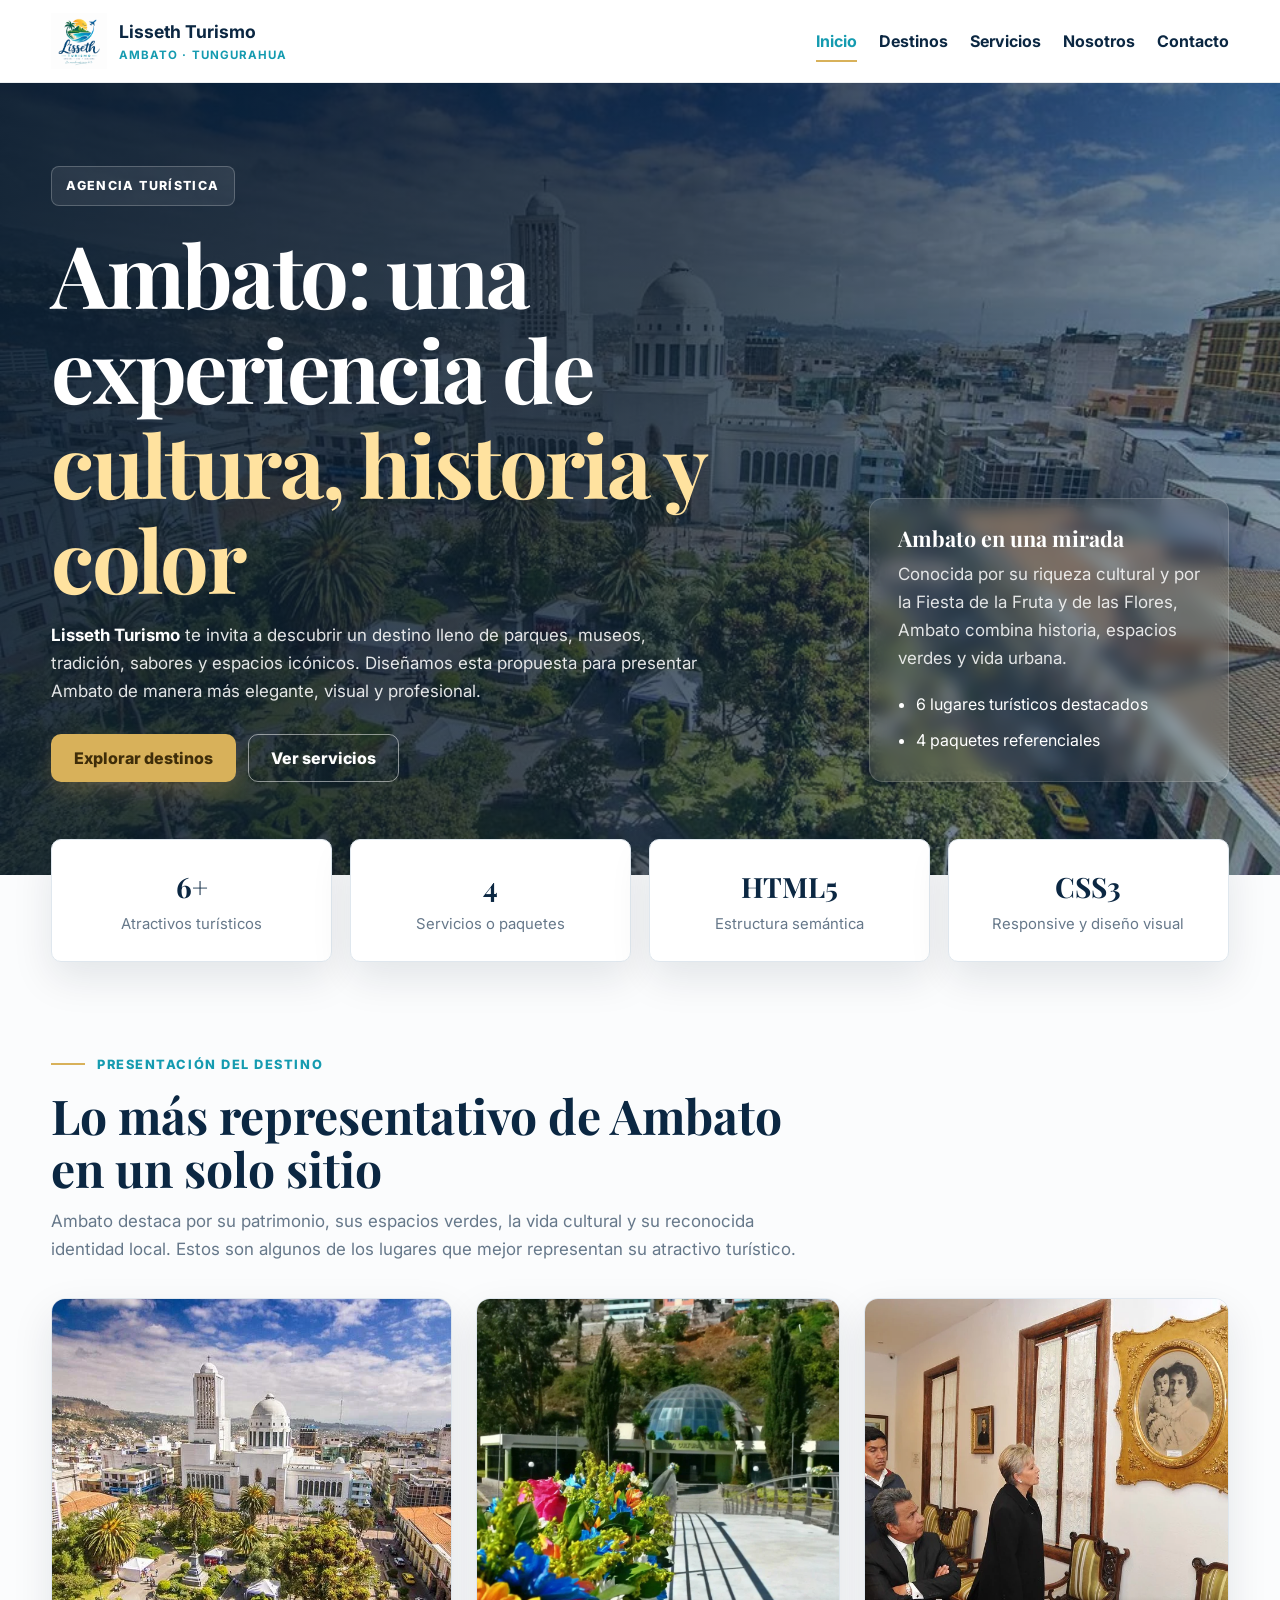
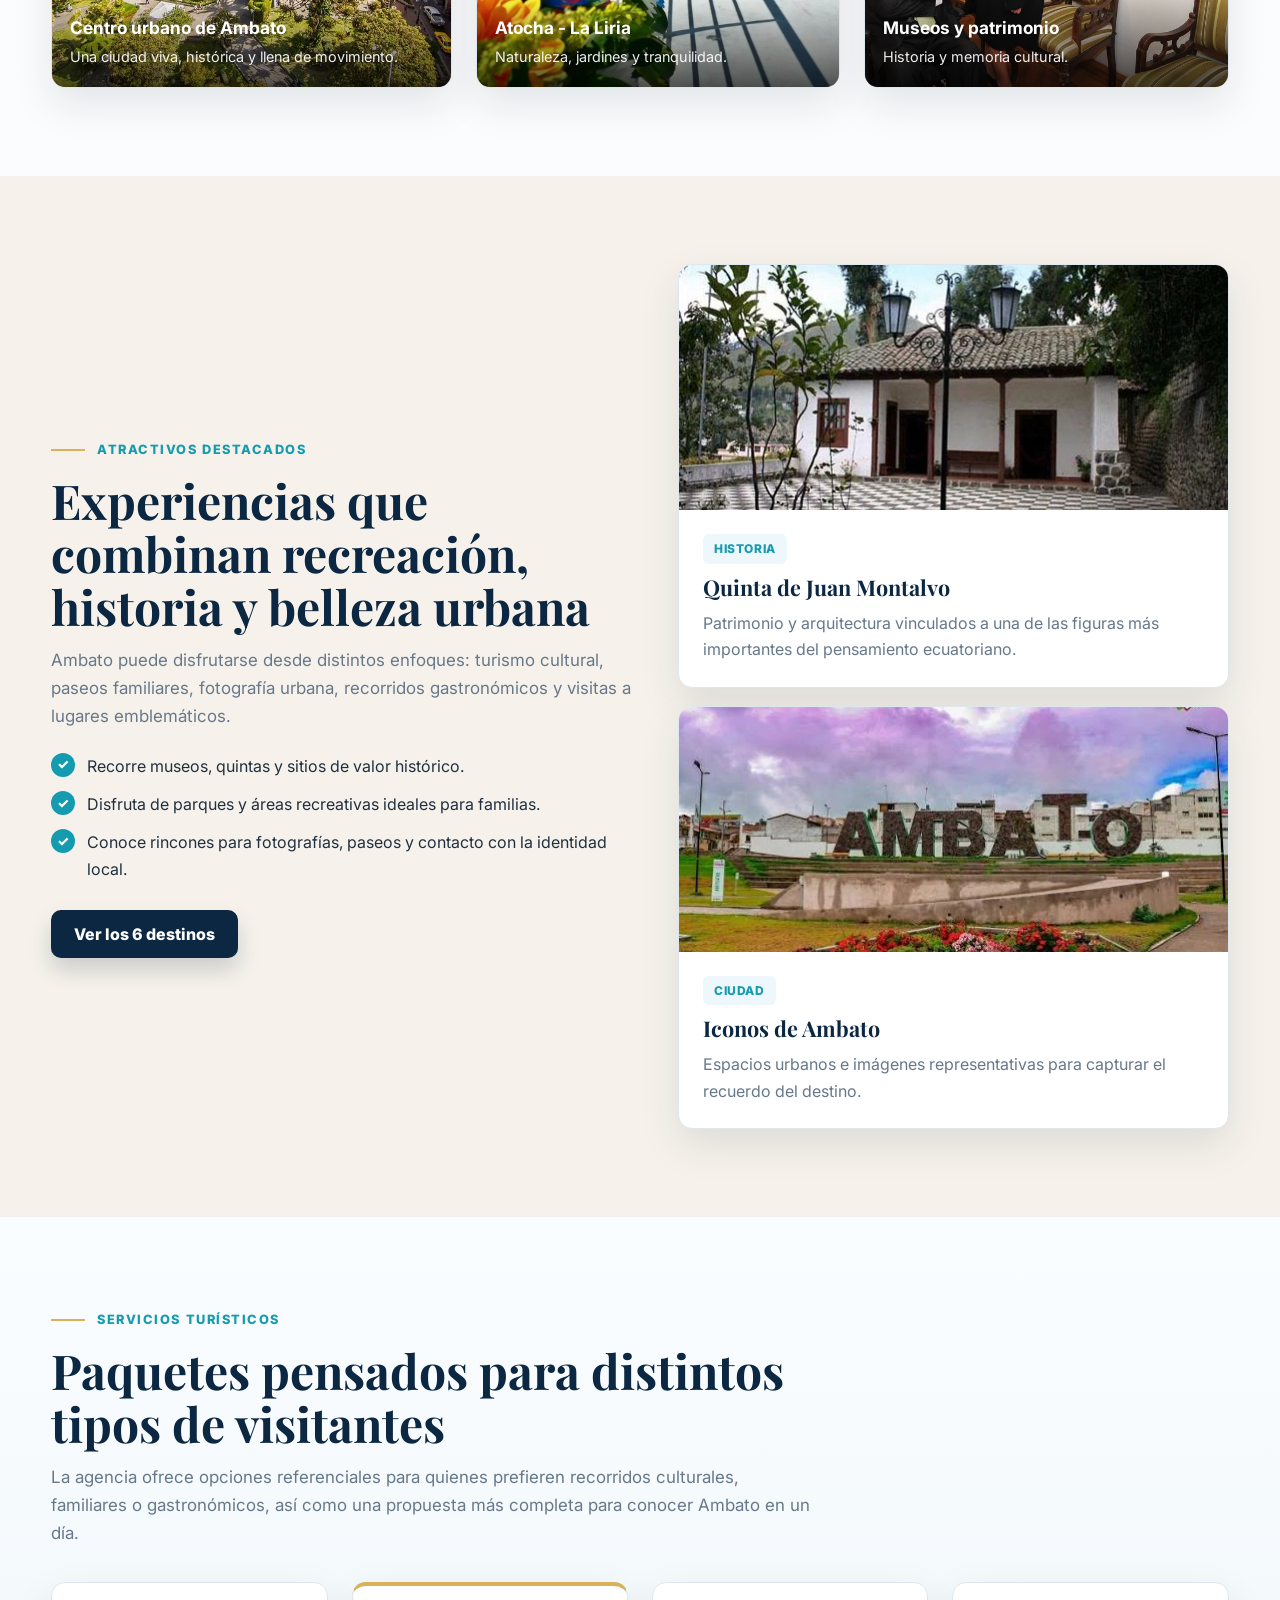
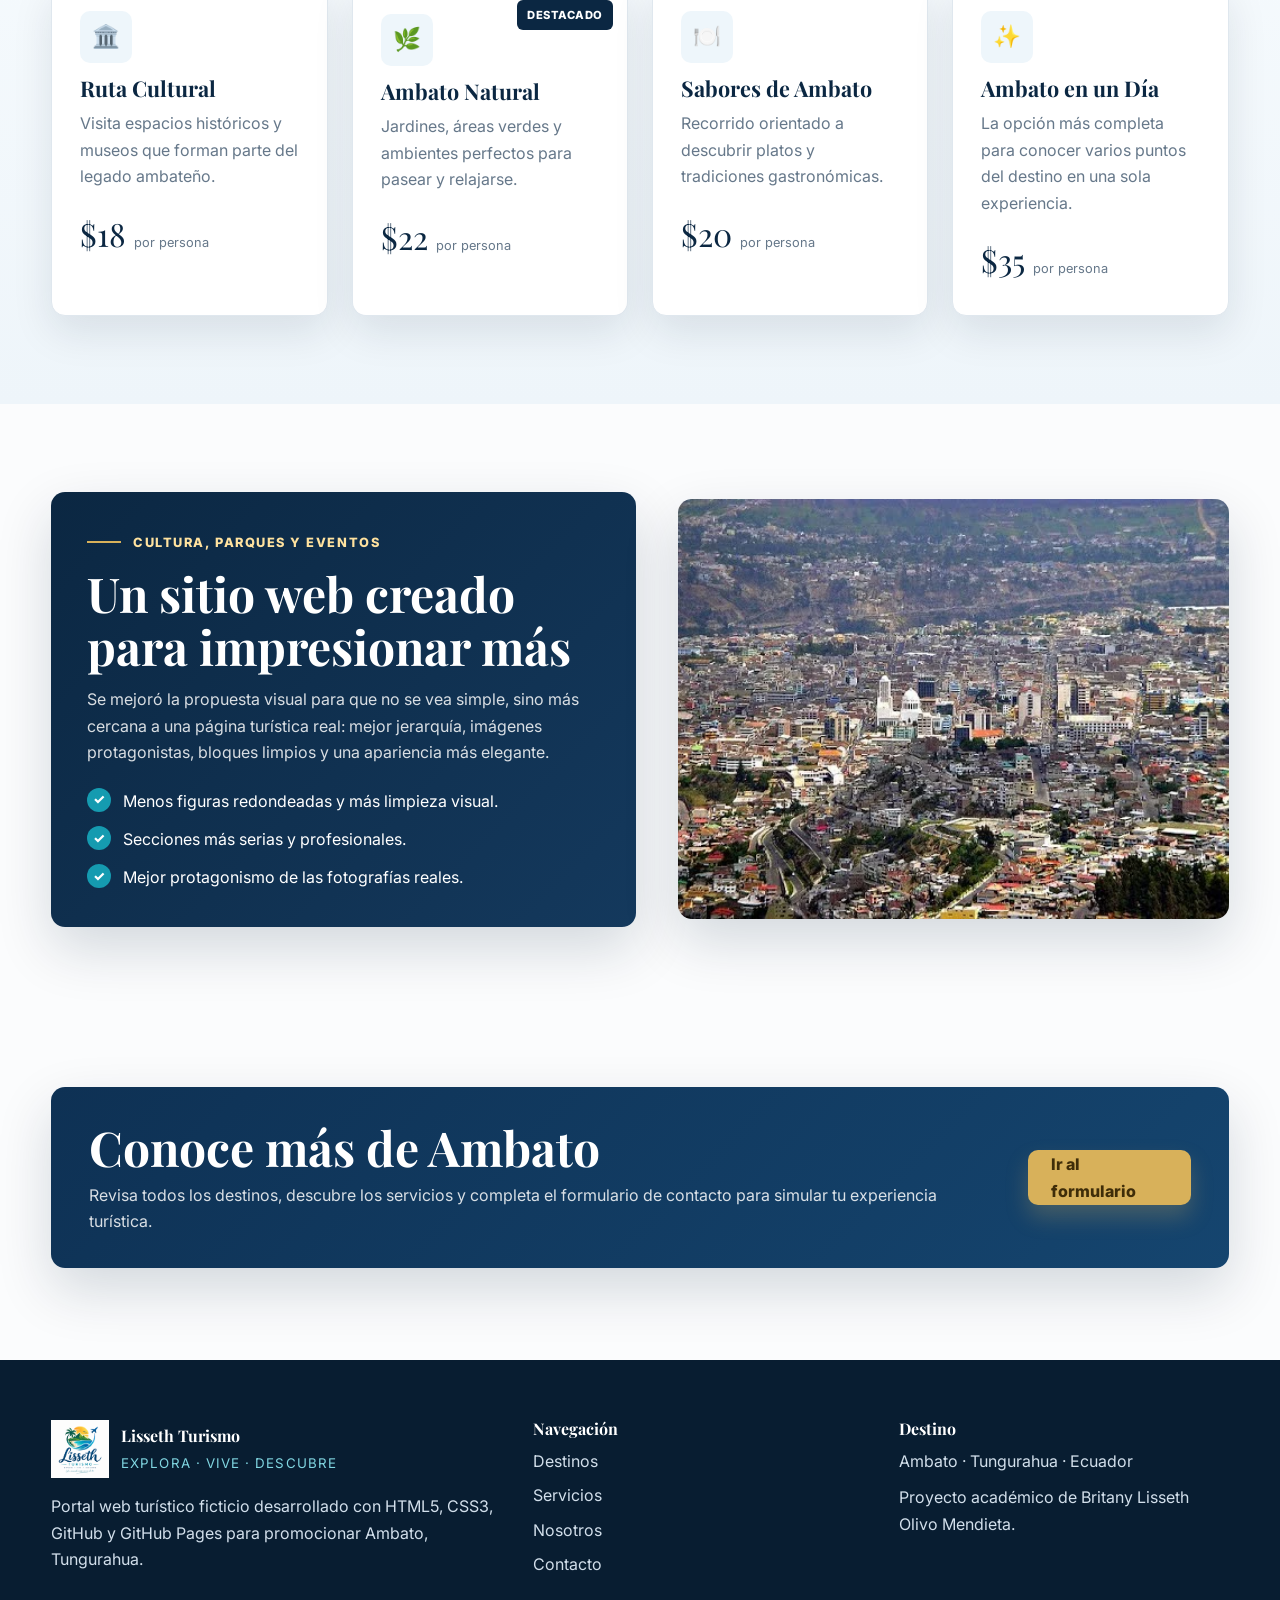
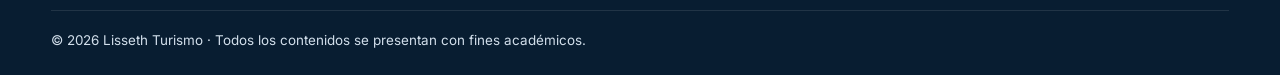
<file: index.html>
<!DOCTYPE html>
<html lang="es">
<head>
  <meta charset="UTF-8">
  <meta name="viewport" content="width=device-width, initial-scale=1.0">
  <meta name="description" content="Lisseth Turismo, agencia turística ficticia enfocada en Ambato, Tungurahua. Explora cultura, parques, gastronomía, museos y eventos.">
  <title>Lisseth Turismo | Inicio</title>
  <link rel="icon" href="images/logo.png" type="image/png">
  <link rel="stylesheet" href="css/styles.css">
</head>
<body>
  <a class="skip-link" href="#contenido">Saltar al contenido</a>
  <header class="site-header">
    <div class="container navbar">
      <a class="brand" href="index.html" aria-label="Ir al inicio de Lisseth Turismo">
        <img src="images/logo.png" alt="Logotipo de Lisseth Turismo">
        <span><strong>Lisseth Turismo</strong><small>Ambato · Tungurahua</small></span>
      </a>
      <nav aria-label="Navegación principal">
        <ul class="nav-links">
          <li><a class="active" href="index.html">Inicio</a></li>
          <li><a href="destinos.html">Destinos</a></li>
          <li><a href="servicios.html">Servicios</a></li>
          <li><a href="nosotros.html">Nosotros</a></li>
          <li><a href="contacto.html">Contacto</a></li>
        </ul>
      </nav>
    </div>
  </header>

  <main id="contenido">
    <section class="hero-home">
      <div class="container hero-grid">
        <div>
          <span class="hero-badge">Agencia turística </span>
          <h1>Ambato: una experiencia de <span>cultura, historia y color</span></h1>
          <p><strong style="color:#fff;">Lisseth Turismo</strong> te invita a descubrir un destino lleno de parques, museos, tradición, sabores y espacios icónicos. Diseñamos esta propuesta para presentar Ambato de manera más elegante, visual y profesional.</p>
          <div class="hero-actions">
            <a class="btn btn-primary" href="destinos.html">Explorar destinos</a>
            <a class="btn btn-outline" href="servicios.html">Ver servicios</a>
          </div>
        </div>
        <aside class="hero-panel">
          <h3>Ambato en una mirada</h3>
          <p>Conocida por su riqueza cultural y por la Fiesta de la Fruta y de las Flores, Ambato combina historia, espacios verdes y vida urbana.</p>
          <ul>
            <li>6 lugares turísticos destacados</li>
            <li>4 paquetes referenciales</li>
          </ul>
        </aside>
      </div>
    </section>

    <section class="stats-wrap" aria-label="Resumen del destino">
      <div class="container stats-grid">
        <article class="stat-card"><strong>6+</strong><span>Atractivos turísticos</span></article>
        <article class="stat-card"><strong>4</strong><span>Servicios o paquetes</span></article>
        <article class="stat-card"><strong>HTML5</strong><span>Estructura semántica</span></article>
        <article class="stat-card"><strong>CSS3</strong><span>Responsive y diseño visual</span></article>
      </div>
    </section>

    <section class="section">
      <div class="container">
        <div class="section-heading">
          <span class="eyebrow">Presentación del destino</span>
          <h2>Lo más representativo de Ambato en un solo sitio</h2>
          <p class="lead">Ambato destaca por su patrimonio, sus espacios verdes, la vida cultural y su reconocida identidad local. Estos son algunos de los lugares que mejor representan su atractivo turístico.</p>
        </div>

        <div class="gallery-grid">
          <article class="gallery-tile large">
            <img src="images/hero.webp" alt="Vista principal de Ambato">
            <div class="overlay"><strong>Centro urbano de Ambato</strong><span>Una ciudad viva, histórica y llena de movimiento.</span></div>
          </article>
          <article class="gallery-tile">
            <img src="images/destino1.webp" alt="Jardín Botánico Atocha La Liria">
            <div class="overlay"><strong>Atocha - La Liria</strong><span>Naturaleza, jardines y tranquilidad.</span></div>
          </article>
          <article class="gallery-tile">
            <img src="images/destino2.webp" alt="Casa Museo Juan León Mera">
            <div class="overlay"><strong>Museos y patrimonio</strong><span>Historia y memoria cultural.</span></div>
          </article>
        </div>
      </div>
    </section>

    <section class="section section-soft">
      <div class="container two-col">
        <div>
          <span class="eyebrow">Atractivos destacados</span>
          <h2>Experiencias que combinan recreación, historia y belleza urbana</h2>
          <p class="lead">Ambato puede disfrutarse desde distintos enfoques: turismo cultural, paseos familiares, fotografía urbana, recorridos gastronómicos y visitas a lugares emblemáticos.</p>
          <ul class="check-list">
            <li>Recorre museos, quintas y sitios de valor histórico.</li>
            <li>Disfruta de parques y áreas recreativas ideales para familias.</li>
            <li>Conoce rincones para fotografías, paseos y contacto con la identidad local.</li>
          </ul>
          <a class="btn btn-navy" href="destinos.html">Ver los 6 destinos</a>
        </div>
        <div class="grid-3" style="grid-template-columns:1fr; gap:18px;">
          <article class="card destination-card">
            <div class="card-image"><img src="images/destino3.webp" alt="Quinta de Juan Montalvo"></div>
            <div class="card-content"><span class="card-tag">Historia</span><h3>Quinta de Juan Montalvo</h3><p>Patrimonio y arquitectura vinculados a una de las figuras más importantes del pensamiento ecuatoriano.</p></div>
          </article>
          <article class="card destination-card">
            <div class="card-image"><img src="images/destino6.webp" alt="Letrero de Ambato"></div>
            <div class="card-content"><span class="card-tag">Ciudad</span><h3>Iconos de Ambato</h3><p>Espacios urbanos e imágenes representativas para capturar el recuerdo del destino.</p></div>
          </article>
        </div>
      </div>
    </section>

    <section class="section section-light">
      <div class="container">
        <div class="section-heading">
          <span class="eyebrow">Servicios turísticos</span>
          <h2>Paquetes pensados para distintos tipos de visitantes</h2>
          <p class="lead">La agencia ofrece opciones referenciales para quienes prefieren recorridos culturales, familiares o gastronómicos, así como una propuesta más completa para conocer Ambato en un día.</p>
        </div>
        <div class="grid-4">
          <article class="service-card">
            <div class="feature-icon">🏛️</div>
            <h3>Ruta Cultural</h3>
            <p>Visita espacios históricos y museos que forman parte del legado ambateño.</p>
            <div class="price">$18 <small>por persona</small></div>
          </article>
          <article class="service-card featured">
            <span class="popular">Destacado</span>
            <div class="feature-icon">🌿</div>
            <h3>Ambato Natural</h3>
            <p>Jardines, áreas verdes y ambientes perfectos para pasear y relajarse.</p>
            <div class="price">$22 <small>por persona</small></div>
          </article>
          <article class="service-card">
            <div class="feature-icon">🍽️</div>
            <h3>Sabores de Ambato</h3>
            <p>Recorrido orientado a descubrir platos y tradiciones gastronómicas.</p>
            <div class="price">$20 <small>por persona</small></div>
          </article>
          <article class="service-card">
            <div class="feature-icon">✨</div>
            <h3>Ambato en un Día</h3>
            <p>La opción más completa para conocer varios puntos del destino en una sola experiencia.</p>
            <div class="price">$35 <small>por persona</small></div>
          </article>
        </div>
      </div>
    </section>

    <section class="section">
      <div class="container two-col">
        <div class="promo-panel">
          <span class="eyebrow" style="color:#ffe29f;">Cultura, parques y eventos</span>
          <h2>Un sitio web creado para impresionar más</h2>
          <p>Se mejoró la propuesta visual para que no se vea simple, sino más cercana a una página turística real: mejor jerarquía, imágenes protagonistas, bloques limpios y una apariencia más elegante.</p>
          <ul class="check-list" style="margin-bottom:0;">
            <li style="color:#fff;">Menos figuras redondeadas y más limpieza visual.</li>
            <li style="color:#fff;">Secciones más serias y profesionales.</li>
            <li style="color:#fff;">Mejor protagonismo de las fotografías reales.</li>
          </ul>
        </div>
        <div class="media-panel">
          <img src="images/destino5.webp" alt="Vista panorámica de Ambato">
        </div>
      </div>
    </section>

    <section class="cta">
      <div class="container">
        <div class="cta-box">
          <div>
            <h2>Conoce más de Ambato</h2>
            <p>Revisa todos los destinos, descubre los servicios y completa el formulario de contacto para simular tu experiencia turística.</p>
          </div>
          <a class="btn btn-primary" href="contacto.html">Ir al formulario</a>
        </div>
      </div>
    </section>
  </main>

  <footer class="site-footer">
    <div class="container">
      <div class="footer-grid">
        <div>
          <div class="footer-brand">
            <img src="images/logo.png" alt="Logo de Lisseth Turismo">
            <span><strong>Lisseth Turismo</strong><small>Explora · Vive · Descubre</small></span>
          </div>
          <p style="margin-top:15px;">Portal web turístico ficticio desarrollado con HTML5, CSS3, GitHub y GitHub Pages para promocionar Ambato, Tungurahua.</p>
        </div>
        <div>
          <h3>Navegación</h3>
          <ul class="footer-links">
            <li><a href="destinos.html">Destinos</a></li>
            <li><a href="servicios.html">Servicios</a></li>
            <li><a href="nosotros.html">Nosotros</a></li>
            <li><a href="contacto.html">Contacto</a></li>
          </ul>
        </div>
        <div>
          <h3>Destino</h3>
          <p>Ambato · Tungurahua · Ecuador</p>
          <p style="margin-top:10px;">Proyecto académico de Britany Lisseth Olivo Mendieta.</p>
        </div>
      </div>
      <p class="copyright">© 2026 Lisseth Turismo · Todos los contenidos se presentan con fines académicos.</p>
    </div>
  </footer>
</body>
</html>
</file>
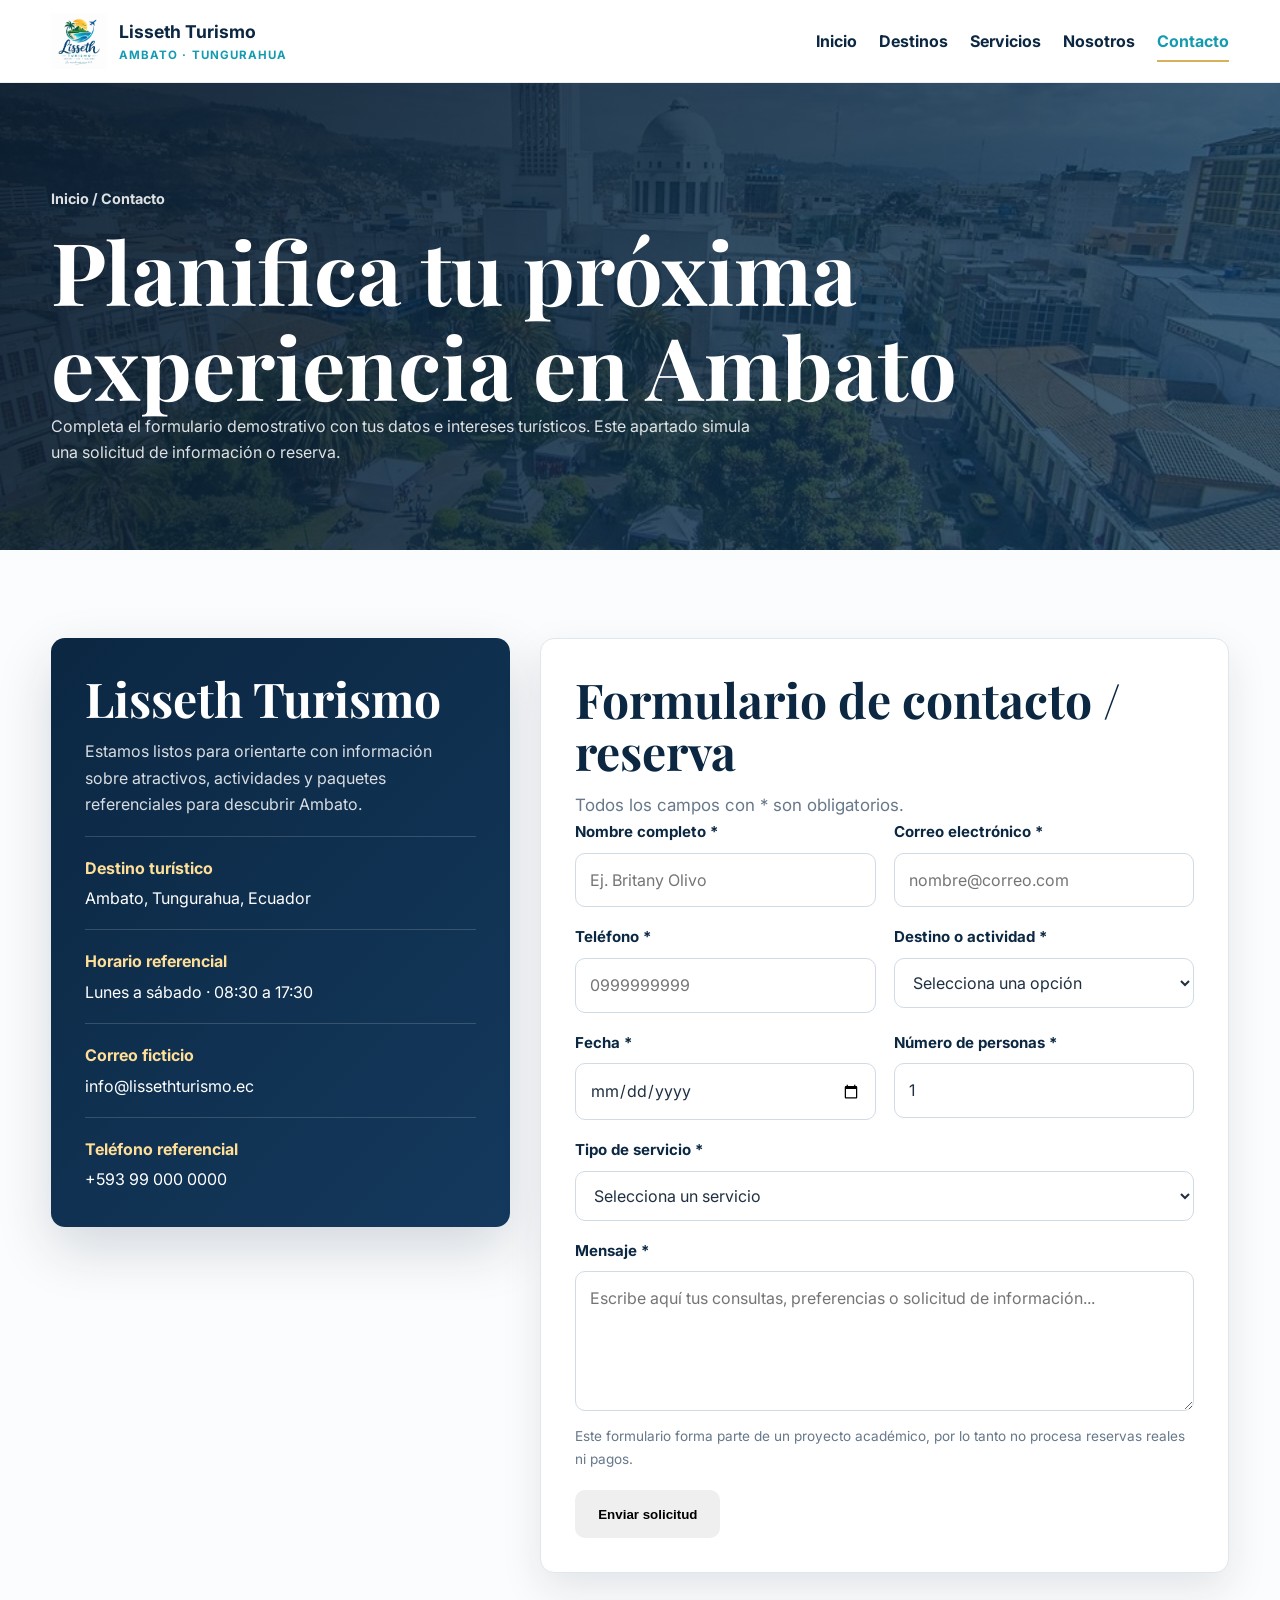
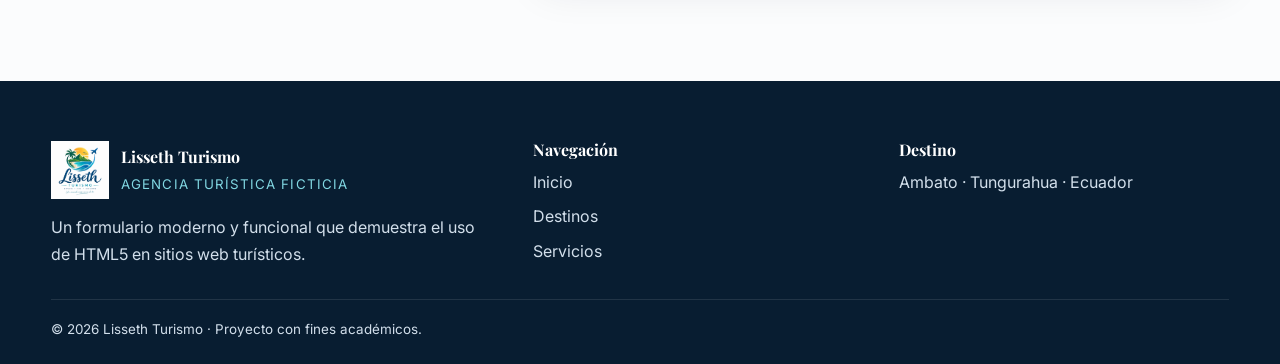
<file: contacto.html>
<!DOCTYPE html>
<html lang="es">
<head>
  <meta charset="UTF-8">
  <meta name="viewport" content="width=device-width, initial-scale=1.0">
  <meta name="description" content="Formulario de contacto y reserva demostrativa de Lisseth Turismo para el destino Ambato.">
  <title>Contacto | Lisseth Turismo</title>
  <link rel="icon" href="images/logo.png" type="image/png">
  <link rel="stylesheet" href="css/styles.css">
</head>
<body>
  <a class="skip-link" href="#contenido">Saltar al contenido</a>
  <header class="site-header">
    <div class="container navbar">
      <a class="brand" href="index.html">
        <img src="images/logo.png" alt="Logotipo de Lisseth Turismo">
        <span><strong>Lisseth Turismo</strong><small>Ambato · Tungurahua</small></span>
      </a>
      <nav aria-label="Navegación principal">
        <ul class="nav-links">
          <li><a href="index.html">Inicio</a></li>
          <li><a href="destinos.html">Destinos</a></li>
          <li><a href="servicios.html">Servicios</a></li>
          <li><a href="nosotros.html">Nosotros</a></li>
          <li><a class="active" href="contacto.html">Contacto</a></li>
        </ul>
      </nav>
    </div>
  </header>

  <main id="contenido">
    <section class="page-hero">
      <div class="container">
        <p class="breadcrumb">Inicio / Contacto</p>
        <h1>Planifica tu próxima experiencia en Ambato</h1>
        <p>Completa el formulario demostrativo con tus datos e intereses turísticos. Este apartado simula una solicitud de información o reserva.</p>
      </div>
    </section>

    <section class="section">
      <div class="container contact-layout">
        <aside class="contact-panel">
          <h2>Lisseth Turismo</h2>
          <p>Estamos listos para orientarte con información sobre atractivos, actividades y paquetes referenciales para descubrir Ambato.</p>

          <div class="contact-row"><strong>Destino turístico</strong>Ambato, Tungurahua, Ecuador</div>
          <div class="contact-row"><strong>Horario referencial</strong>Lunes a sábado · 08:30 a 17:30</div>
          <div class="contact-row"><strong>Correo ficticio</strong>info@lissethturismo.ec</div>
          <div class="contact-row"><strong>Teléfono referencial</strong>+593 99 000 0000</div>
        </aside>

        <section class="form-card card" aria-labelledby="titulo-formulario">
          <h2 id="titulo-formulario">Formulario de contacto / reserva</h2>
          <p class="lead">Todos los campos con * son obligatorios.</p>
          <form action="#" method="get">
            <div class="form-grid">
              <div class="form-group">
                <label for="nombre">Nombre completo *</label>
                <input type="text" id="nombre" name="nombre" placeholder="Ej. Britany Olivo" required autocomplete="name">
              </div>
              <div class="form-group">
                <label for="correo">Correo electrónico *</label>
                <input type="email" id="correo" name="correo" placeholder="nombre@correo.com" required autocomplete="email">
              </div>
              <div class="form-group">
                <label for="telefono">Teléfono *</label>
                <input type="tel" id="telefono" name="telefono" placeholder="0999999999" required autocomplete="tel">
              </div>
              <div class="form-group">
                <label for="actividad">Destino o actividad *</label>
                <select id="actividad" name="actividad" required>
                  <option value="">Selecciona una opción</option>
                  <option>Jardín Botánico Atocha - La Liria</option>
                  <option>Casa Museo Juan León Mera</option>
                  <option>Quinta de Juan Montalvo</option>
                  <option>Parque Provincial de la Familia</option>
                  <option>Vista panorámica de Ambato</option>
                  <option>Ruta gastronómica</option>
                </select>
              </div>
              <div class="form-group">
                <label for="fecha">Fecha *</label>
                <input type="date" id="fecha" name="fecha" required>
              </div>
              <div class="form-group">
                <label for="personas">Número de personas *</label>
                <input type="number" id="personas" name="personas" min="1" max="30" value="1" required>
              </div>
              <div class="form-group full">
                <label for="servicio">Tipo de servicio *</label>
                <select id="servicio" name="servicio" required>
                  <option value="">Selecciona un servicio</option>
                  <option>Ruta Cultural Ambateña</option>
                  <option>Ambato Verde y Familiar</option>
                  <option>Sabores de Ambato</option>
                  <option>Ambato en un Día</option>
                  <option>Información general</option>
                </select>
              </div>
              <div class="form-group full">
                <label for="mensaje">Mensaje *</label>
                <textarea id="mensaje" name="mensaje" placeholder="Escribe aquí tus consultas, preferencias o solicitud de información..." required></textarea>
              </div>
            </div>
            <p class="form-note">Este formulario forma parte de un proyecto académico, por lo tanto no procesa reservas reales ni pagos.</p>
            <button class="btn btn-blue" type="submit">Enviar solicitud</button>
          </form>
        </section>
      </div>
    </section>
  </main>

  <footer class="site-footer">
    <div class="container">
      <div class="footer-grid">
        <div>
          <div class="footer-brand">
            <img src="images/logo.png" alt="Logo de Lisseth Turismo">
            <span><strong>Lisseth Turismo</strong><small>Agencia turística ficticia</small></span>
          </div>
          <p style="margin-top:15px;">Un formulario moderno y funcional que demuestra el uso de HTML5 en sitios web turísticos.</p>
        </div>
        <div>
          <h3>Navegación</h3>
          <ul class="footer-links">
            <li><a href="index.html">Inicio</a></li>
            <li><a href="destinos.html">Destinos</a></li>
            <li><a href="servicios.html">Servicios</a></li>
          </ul>
        </div>
        <div>
          <h3>Destino</h3>
          <p>Ambato · Tungurahua · Ecuador</p>
        </div>
      </div>
      <p class="copyright">© 2026 Lisseth Turismo · Proyecto con fines académicos.</p>
    </div>
  </footer>
</body>
</html>
</file>
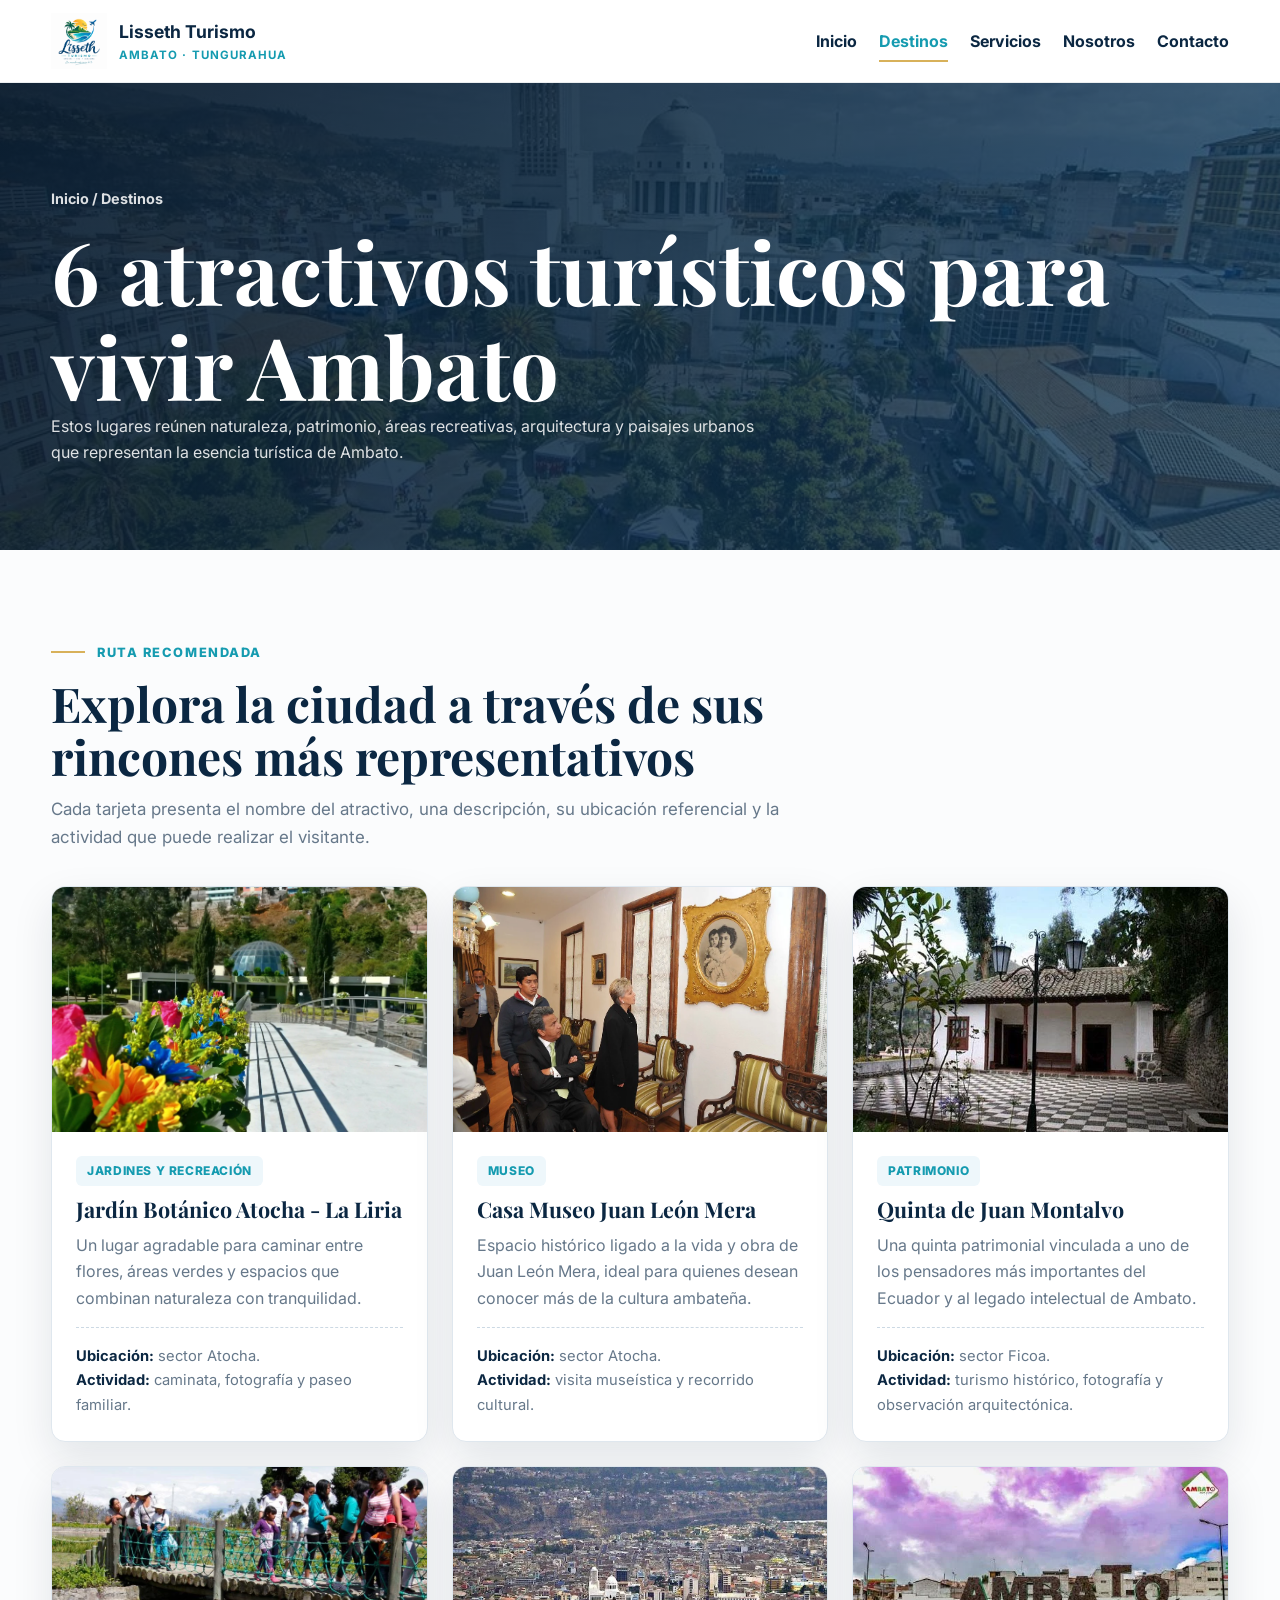
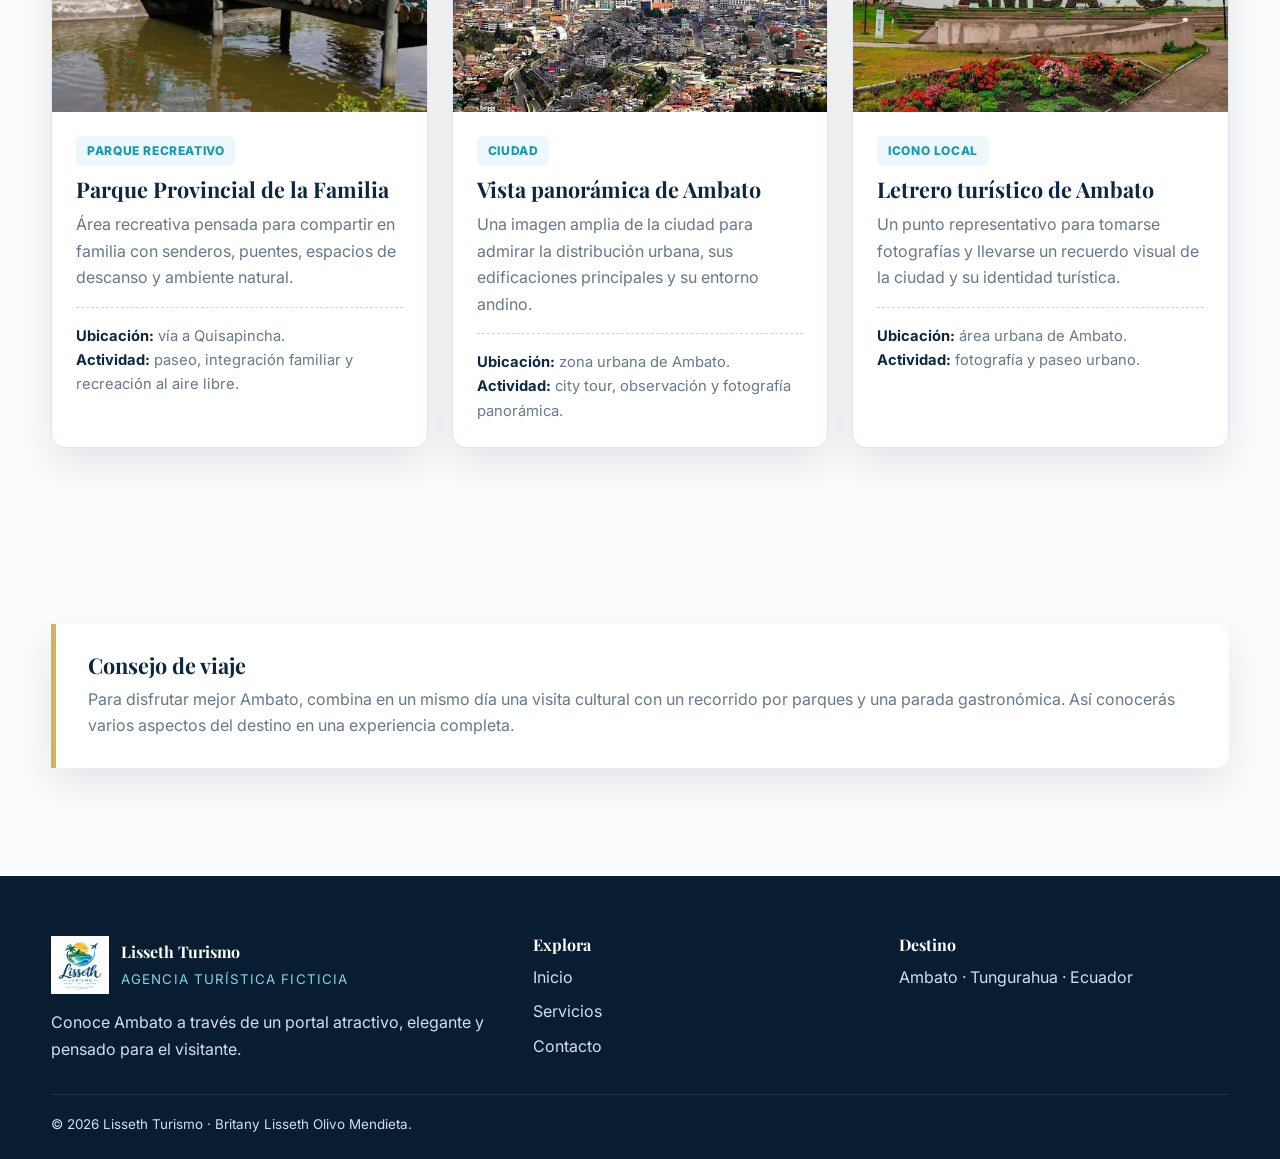
<file: destinos.html>
<!DOCTYPE html>
<html lang="es">
<head>
  <meta charset="UTF-8">
  <meta name="viewport" content="width=device-width, initial-scale=1.0">
  <meta name="description" content="Lugares turísticos destacados de Ambato: parques, museos, patrimonio, panorámicas y cultura local.">
  <title>Destinos | Lisseth Turismo</title>
  <link rel="icon" href="images/logo.png" type="image/png">
  <link rel="stylesheet" href="css/styles.css">
</head>
<body>
  <a class="skip-link" href="#contenido">Saltar al contenido</a>
  <header class="site-header">
    <div class="container navbar">
      <a class="brand" href="index.html">
        <img src="images/logo.png" alt="Logotipo de Lisseth Turismo">
        <span><strong>Lisseth Turismo</strong><small>Ambato · Tungurahua</small></span>
      </a>
      <nav aria-label="Navegación principal">
        <ul class="nav-links">
          <li><a href="index.html">Inicio</a></li>
          <li><a class="active" href="destinos.html">Destinos</a></li>
          <li><a href="servicios.html">Servicios</a></li>
          <li><a href="nosotros.html">Nosotros</a></li>
          <li><a href="contacto.html">Contacto</a></li>
        </ul>
      </nav>
    </div>
  </header>

  <main id="contenido">
    <section class="page-hero">
      <div class="container">
        <p class="breadcrumb">Inicio / Destinos</p>
        <h1>6 atractivos turísticos para vivir Ambato</h1>
        <p>Estos lugares reúnen naturaleza, patrimonio, áreas recreativas, arquitectura y paisajes urbanos que representan la esencia turística de Ambato.</p>
      </div>
    </section>

    <section class="section">
      <div class="container">
        <div class="section-heading">
          <span class="eyebrow">Ruta recomendada</span>
          <h2>Explora la ciudad a través de sus rincones más representativos</h2>
          <p class="lead">Cada tarjeta presenta el nombre del atractivo, una descripción, su ubicación referencial y la actividad que puede realizar el visitante.</p>
        </div>

        <div class="grid-3">
          <article class="card destination-card">
            <div class="card-image"><img src="images/destino1.webp" alt="Jardín Botánico Atocha La Liria"></div>
            <div class="card-content">
              <span class="card-tag">Jardines y recreación</span>
              <h3>Jardín Botánico Atocha - La Liria</h3>
              <p>Un lugar agradable para caminar entre flores, áreas verdes y espacios que combinan naturaleza con tranquilidad.</p>
              <div class="card-meta"><strong>Ubicación:</strong> sector Atocha.<br><strong>Actividad:</strong> caminata, fotografía y paseo familiar.</div>
            </div>
          </article>

          <article class="card destination-card">
            <div class="card-image"><img src="images/destino2.webp" alt="Casa Museo Juan León Mera"></div>
            <div class="card-content">
              <span class="card-tag">Museo</span>
              <h3>Casa Museo Juan León Mera</h3>
              <p>Espacio histórico ligado a la vida y obra de Juan León Mera, ideal para quienes desean conocer más de la cultura ambateña.</p>
              <div class="card-meta"><strong>Ubicación:</strong> sector Atocha.<br><strong>Actividad:</strong> visita museística y recorrido cultural.</div>
            </div>
          </article>

          <article class="card destination-card">
            <div class="card-image"><img src="images/destino3.webp" alt="Quinta de Juan Montalvo"></div>
            <div class="card-content">
              <span class="card-tag">Patrimonio</span>
              <h3>Quinta de Juan Montalvo</h3>
              <p>Una quinta patrimonial vinculada a uno de los pensadores más importantes del Ecuador y al legado intelectual de Ambato.</p>
              <div class="card-meta"><strong>Ubicación:</strong> sector Ficoa.<br><strong>Actividad:</strong> turismo histórico, fotografía y observación arquitectónica.</div>
            </div>
          </article>

          <article class="card destination-card">
            <div class="card-image"><img src="images/destino4.webp" alt="Parque Provincial de la Familia"></div>
            <div class="card-content">
              <span class="card-tag">Parque recreativo</span>
              <h3>Parque Provincial de la Familia</h3>
              <p>Área recreativa pensada para compartir en familia con senderos, puentes, espacios de descanso y ambiente natural.</p>
              <div class="card-meta"><strong>Ubicación:</strong> vía a Quisapincha.<br><strong>Actividad:</strong> paseo, integración familiar y recreación al aire libre.</div>
            </div>
          </article>

          <article class="card destination-card">
            <div class="card-image"><img src="images/destino5.webp" alt="Vista panorámica de Ambato"></div>
            <div class="card-content">
              <span class="card-tag">Ciudad</span>
              <h3>Vista panorámica de Ambato</h3>
              <p>Una imagen amplia de la ciudad para admirar la distribución urbana, sus edificaciones principales y su entorno andino.</p>
              <div class="card-meta"><strong>Ubicación:</strong> zona urbana de Ambato.<br><strong>Actividad:</strong> city tour, observación y fotografía panorámica.</div>
            </div>
          </article>

          <article class="card destination-card">
            <div class="card-image"><img src="images/destino6.webp" alt="Letrero turístico de Ambato"></div>
            <div class="card-content">
              <span class="card-tag">Icono local</span>
              <h3>Letrero turístico de Ambato</h3>
              <p>Un punto representativo para tomarse fotografías y llevarse un recuerdo visual de la ciudad y su identidad turística.</p>
              <div class="card-meta"><strong>Ubicación:</strong> área urbana de Ambato.<br><strong>Actividad:</strong> fotografía y paseo urbano.</div>
            </div>
          </article>
        </div>
      </div>
    </section>

    <section class="section section-alt">
      <div class="container">
        <div class="highlight-band">
          <h3>Consejo de viaje</h3>
          <p>Para disfrutar mejor Ambato, combina en un mismo día una visita cultural con un recorrido por parques y una parada gastronómica. Así conocerás varios aspectos del destino en una experiencia completa.</p>
        </div>
      </div>
    </section>
  </main>

  <footer class="site-footer">
    <div class="container">
      <div class="footer-grid">
        <div>
          <div class="footer-brand">
            <img src="images/logo.png" alt="Logo de Lisseth Turismo">
            <span><strong>Lisseth Turismo</strong><small>Agencia turística ficticia</small></span>
          </div>
          <p style="margin-top:15px;">Conoce Ambato a través de un portal atractivo, elegante y pensado para el visitante.</p>
        </div>
        <div>
          <h3>Explora</h3>
          <ul class="footer-links">
            <li><a href="index.html">Inicio</a></li>
            <li><a href="servicios.html">Servicios</a></li>
            <li><a href="contacto.html">Contacto</a></li>
          </ul>
        </div>
        <div>
          <h3>Destino</h3>
          <p>Ambato · Tungurahua · Ecuador</p>
        </div>
      </div>
      <p class="copyright">© 2026 Lisseth Turismo · Britany Lisseth Olivo Mendieta.</p>
    </div>
  </footer>
</body>
</html>
</file>
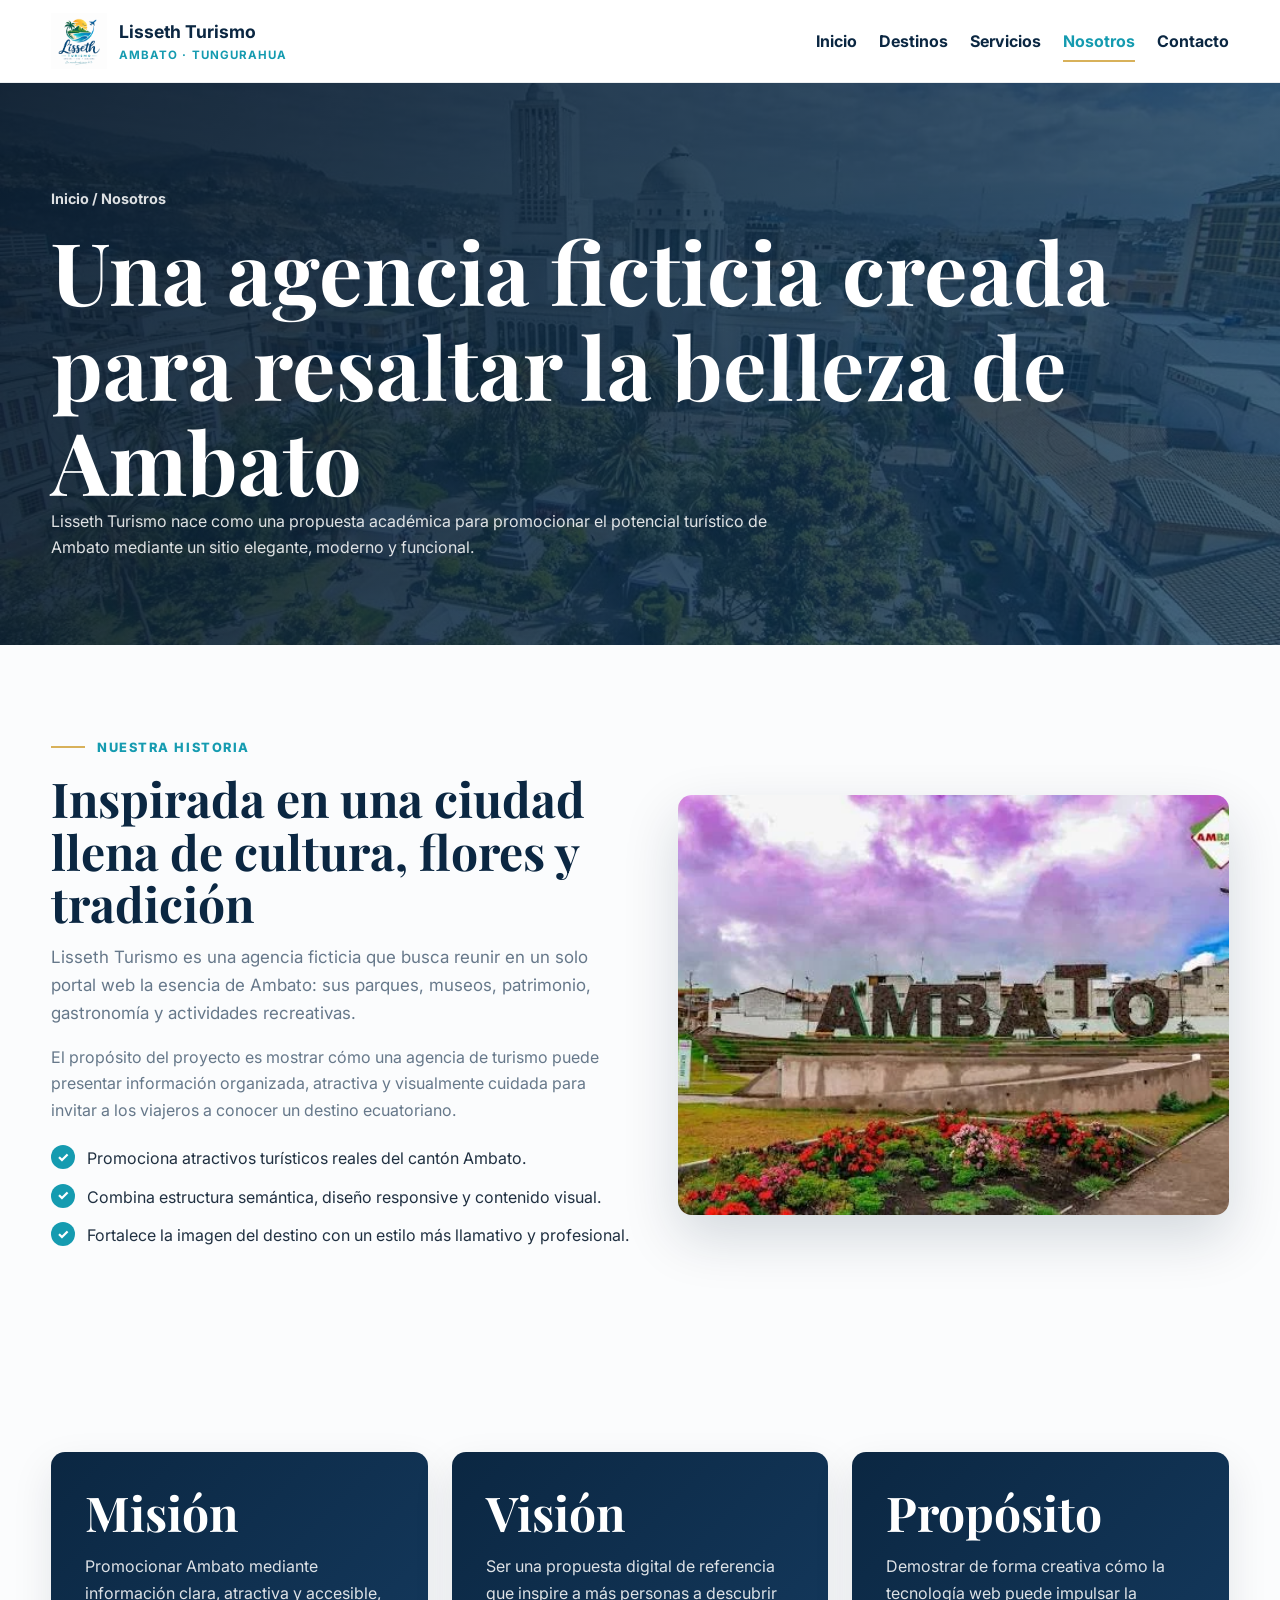
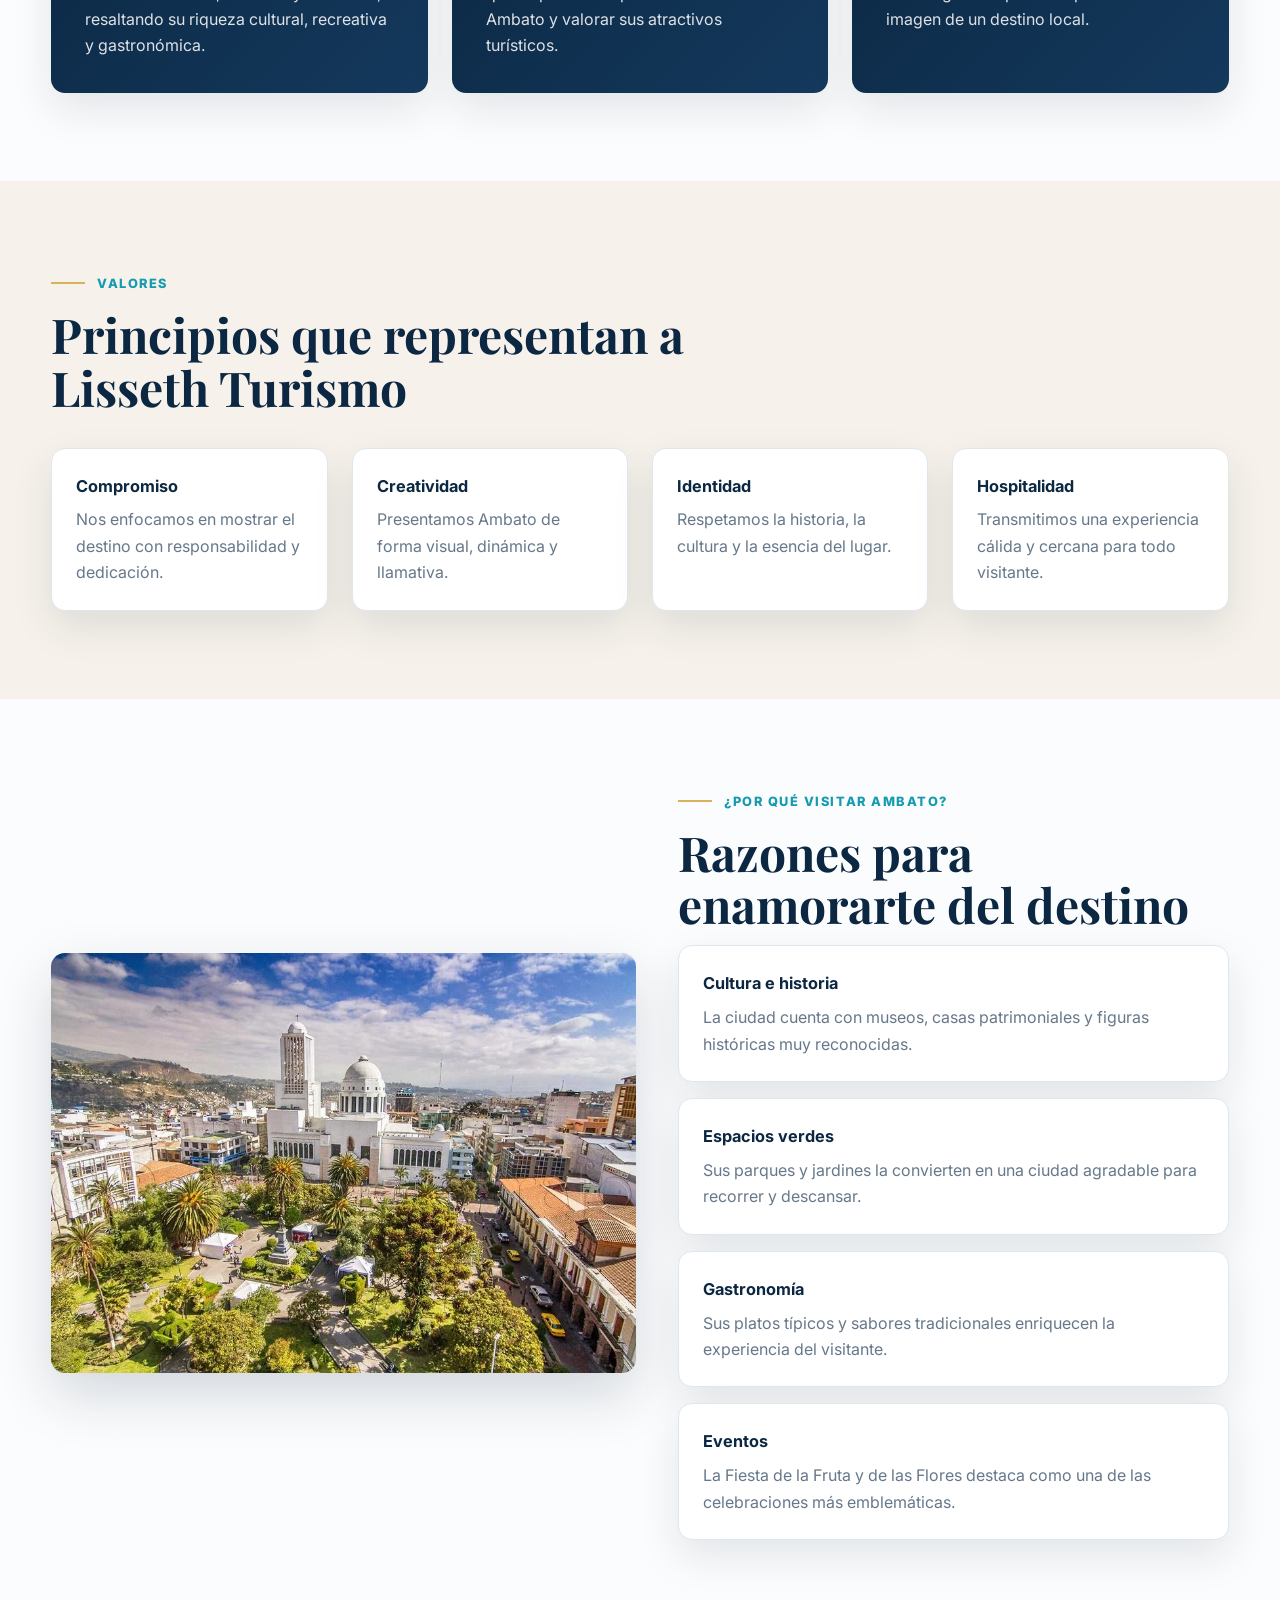
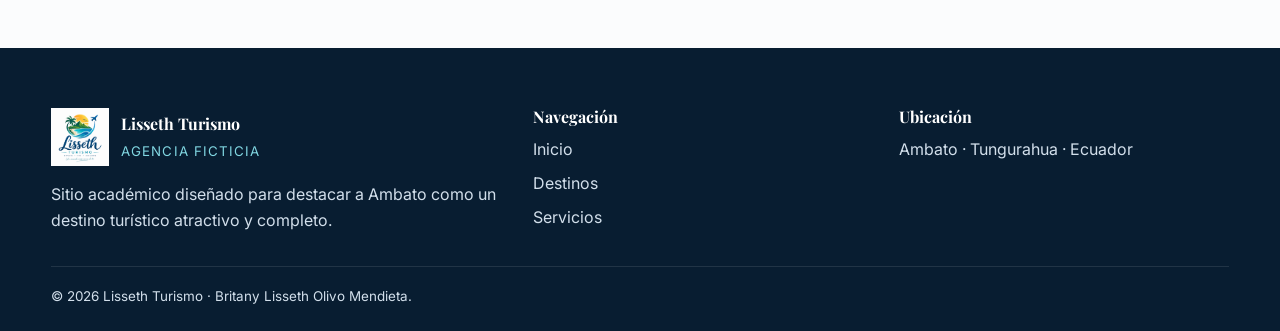
<file: nosotros.html>
<!DOCTYPE html>
<html lang="es">
<head>
  <meta charset="UTF-8">
  <meta name="viewport" content="width=device-width, initial-scale=1.0">
  <meta name="description" content="Conoce la historia, misión, visión y valores de Lisseth Turismo, agencia ficticia enfocada en Ambato.">
  <title>Nosotros | Lisseth Turismo</title>
  <link rel="icon" href="images/logo.png" type="image/png">
  <link rel="stylesheet" href="css/styles.css">
</head>
<body>
  <a class="skip-link" href="#contenido">Saltar al contenido</a>
  <header class="site-header">
    <div class="container navbar">
      <a class="brand" href="index.html">
        <img src="images/logo.png" alt="Logotipo de Lisseth Turismo">
        <span><strong>Lisseth Turismo</strong><small>Ambato · Tungurahua</small></span>
      </a>
      <nav aria-label="Navegación principal">
        <ul class="nav-links">
          <li><a href="index.html">Inicio</a></li>
          <li><a href="destinos.html">Destinos</a></li>
          <li><a href="servicios.html">Servicios</a></li>
          <li><a class="active" href="nosotros.html">Nosotros</a></li>
          <li><a href="contacto.html">Contacto</a></li>
        </ul>
      </nav>
    </div>
  </header>

  <main id="contenido">
    <section class="page-hero">
      <div class="container">
        <p class="breadcrumb">Inicio / Nosotros</p>
        <h1>Una agencia ficticia creada para resaltar la belleza de Ambato</h1>
        <p>Lisseth Turismo nace como una propuesta académica para promocionar el potencial turístico de Ambato mediante un sitio elegante, moderno y funcional.</p>
      </div>
    </section>

    <section class="section">
      <div class="container two-col">
        <div>
          <span class="eyebrow">Nuestra historia</span>
          <h2>Inspirada en una ciudad llena de cultura, flores y tradición</h2>
          <p class="lead">Lisseth Turismo es una agencia ficticia que busca reunir en un solo portal web la esencia de Ambato: sus parques, museos, patrimonio, gastronomía y actividades recreativas.</p>
          <p style="margin-top:16px;">El propósito del proyecto es mostrar cómo una agencia de turismo puede presentar información organizada, atractiva y visualmente cuidada para invitar a los viajeros a conocer un destino ecuatoriano.</p>
          <ul class="check-list">
            <li>Promociona atractivos turísticos reales del cantón Ambato.</li>
            <li>Combina estructura semántica, diseño responsive y contenido visual.</li>
            <li>Fortalece la imagen del destino con un estilo más llamativo y profesional.</li>
          </ul>
        </div>
        <div class="media-panel">
          <img src="images/destino6.webp" alt="Letrero de Ambato">
        </div>
      </div>
    </section>

    <section class="section section-alt">
      <div class="container grid-3">
        <article class="quote-card">
          <h2>Misión</h2>
          <p>Promocionar Ambato mediante información clara, atractiva y accesible, resaltando su riqueza cultural, recreativa y gastronómica.</p>
        </article>
        <article class="quote-card">
          <h2>Visión</h2>
          <p>Ser una propuesta digital de referencia que inspire a más personas a descubrir Ambato y valorar sus atractivos turísticos.</p>
        </article>
        <article class="quote-card">
          <h2>Propósito</h2>
          <p>Demostrar de forma creativa cómo la tecnología web puede impulsar la imagen de un destino local.</p>
        </article>
      </div>
    </section>

    <section class="section section-soft">
      <div class="container">
        <div class="section-heading">
          <span class="eyebrow">Valores</span>
          <h2>Principios que representan a Lisseth Turismo</h2>
        </div>
        <div class="value-grid">
          <article class="value-card"><strong>Compromiso</strong><p>Nos enfocamos en mostrar el destino con responsabilidad y dedicación.</p></article>
          <article class="value-card"><strong>Creatividad</strong><p>Presentamos Ambato de forma visual, dinámica y llamativa.</p></article>
          <article class="value-card"><strong>Identidad</strong><p>Respetamos la historia, la cultura y la esencia del lugar.</p></article>
          <article class="value-card"><strong>Hospitalidad</strong><p>Transmitimos una experiencia cálida y cercana para todo visitante.</p></article>
        </div>
      </div>
    </section>

    <section class="section">
      <div class="container two-col">
        <div class="media-panel">
          <img src="images/hero.webp" alt="Vista céntrica de Ambato">
        </div>
        <div>
          <span class="eyebrow">¿Por qué visitar Ambato?</span>
          <h2>Razones para enamorarte del destino</h2>
          <div class="info-grid" style="grid-template-columns:1fr; gap:16px;">
            <article class="info-card"><strong>Cultura e historia</strong><p>La ciudad cuenta con museos, casas patrimoniales y figuras históricas muy reconocidas.</p></article>
            <article class="info-card"><strong>Espacios verdes</strong><p>Sus parques y jardines la convierten en una ciudad agradable para recorrer y descansar.</p></article>
            <article class="info-card"><strong>Gastronomía</strong><p>Sus platos típicos y sabores tradicionales enriquecen la experiencia del visitante.</p></article>
            <article class="info-card"><strong>Eventos</strong><p>La Fiesta de la Fruta y de las Flores destaca como una de las celebraciones más emblemáticas.</p></article>
          </div>
        </div>
      </div>
    </section>
  </main>

  <footer class="site-footer">
    <div class="container">
      <div class="footer-grid">
        <div>
          <div class="footer-brand">
            <img src="images/logo.png" alt="Logo de Lisseth Turismo">
            <span><strong>Lisseth Turismo</strong><small>Agencia ficticia</small></span>
          </div>
          <p style="margin-top:15px;">Sitio académico diseñado para destacar a Ambato como un destino turístico atractivo y completo.</p>
        </div>
        <div>
          <h3>Navegación</h3>
          <ul class="footer-links">
            <li><a href="index.html">Inicio</a></li>
            <li><a href="destinos.html">Destinos</a></li>
            <li><a href="servicios.html">Servicios</a></li>
          </ul>
        </div>
        <div>
          <h3>Ubicación</h3>
          <p>Ambato · Tungurahua · Ecuador</p>
        </div>
      </div>
      <p class="copyright">© 2026 Lisseth Turismo · Britany Lisseth Olivo Mendieta.</p>
    </div>
  </footer>
</body>
</html>
</file>
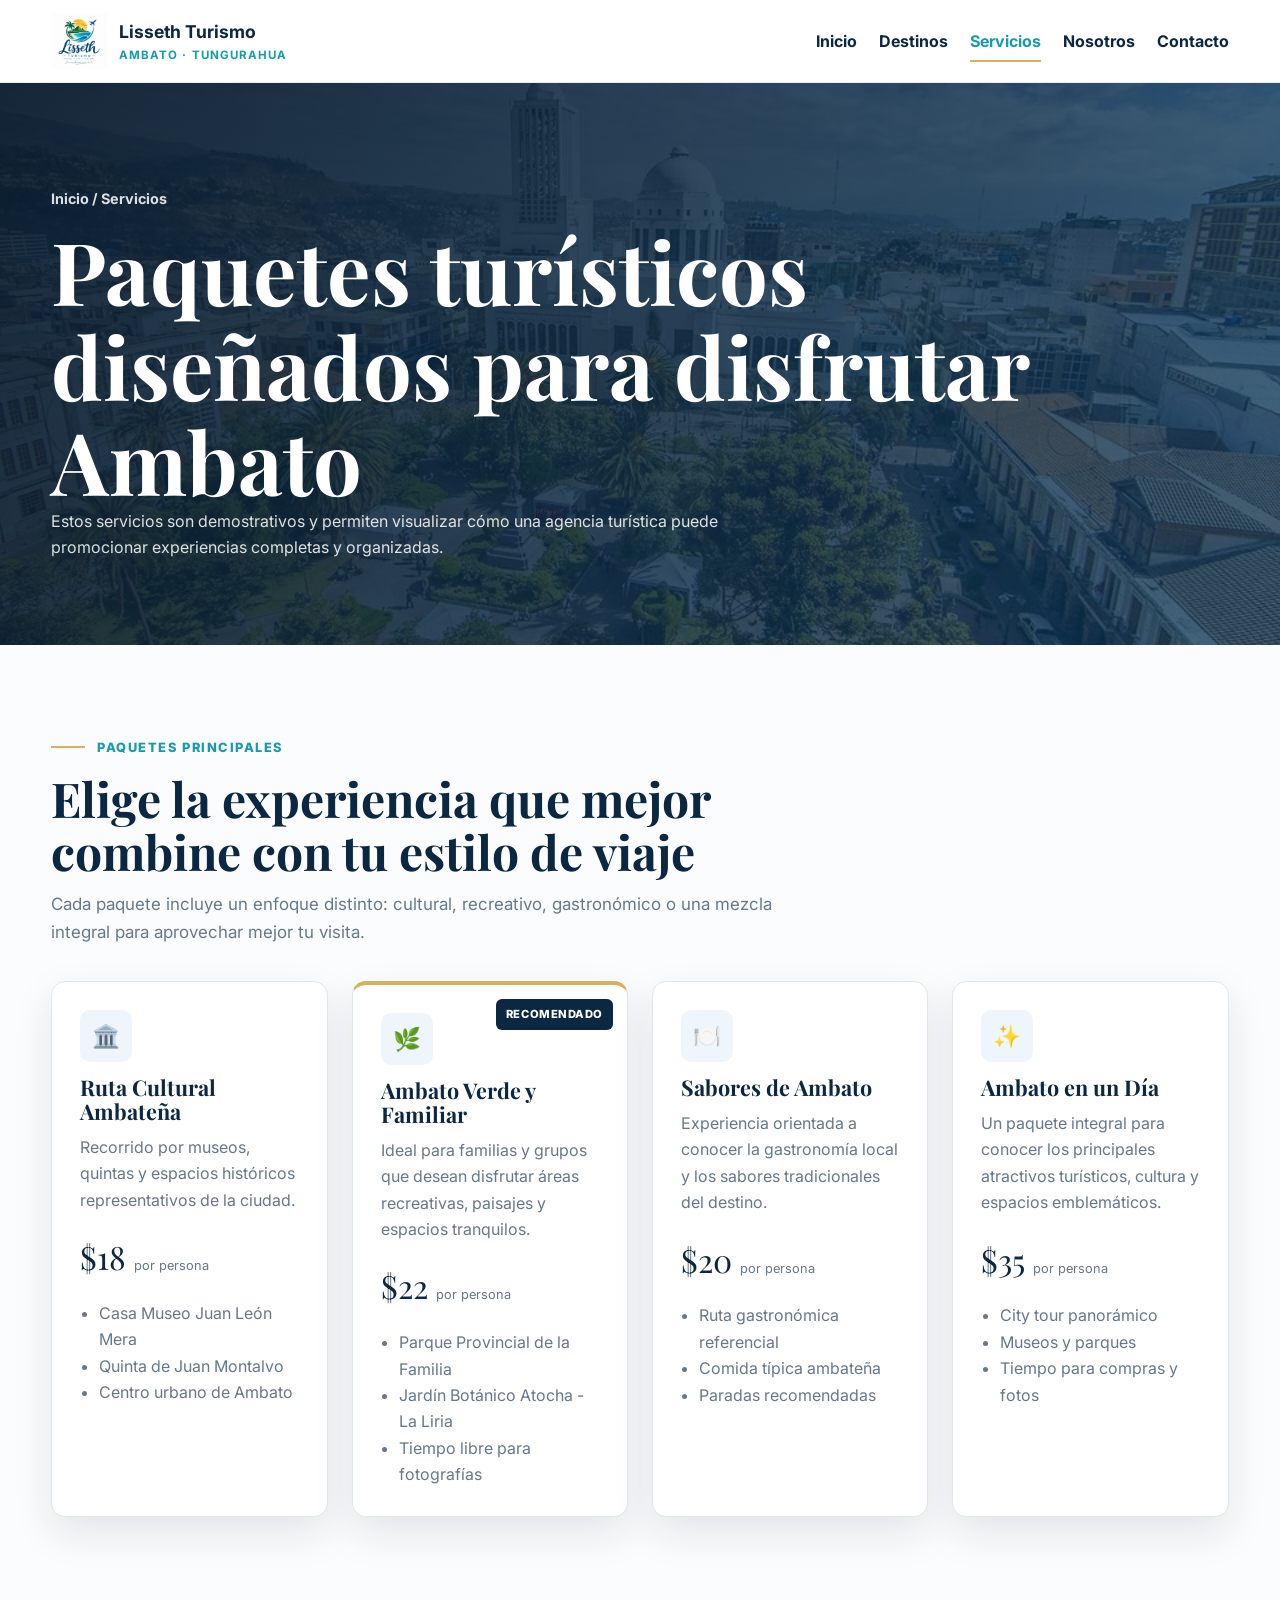
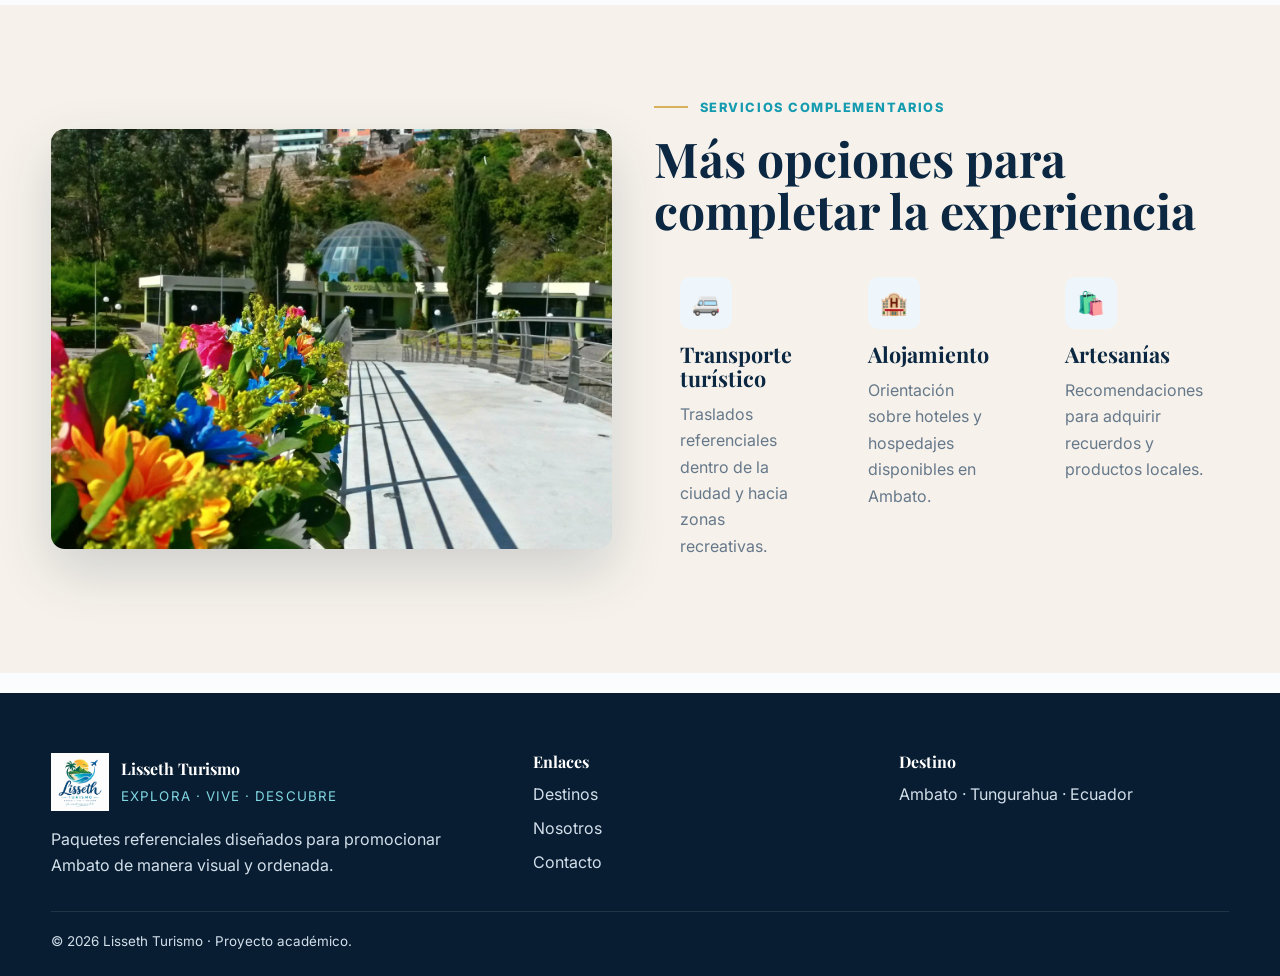
<file: servicios.html>
<!DOCTYPE html>
<html lang="es">
<head>
  <meta charset="UTF-8">
  <meta name="viewport" content="width=device-width, initial-scale=1.0">
  <meta name="description" content="Servicios y paquetes turísticos de Lisseth Turismo para promocionar Ambato, Tungurahua.">
  <title>Servicios | Lisseth Turismo</title>
  <link rel="icon" href="images/logo.png" type="image/png">
  <link rel="stylesheet" href="css/styles.css">
</head>
<body>
  <a class="skip-link" href="#contenido">Saltar al contenido</a>
  <header class="site-header">
    <div class="container navbar">
      <a class="brand" href="index.html">
        <img src="images/logo.png" alt="Logotipo de Lisseth Turismo">
        <span><strong>Lisseth Turismo</strong><small>Ambato · Tungurahua</small></span>
      </a>
      <nav aria-label="Navegación principal">
        <ul class="nav-links">
          <li><a href="index.html">Inicio</a></li>
          <li><a href="destinos.html">Destinos</a></li>
          <li><a class="active" href="servicios.html">Servicios</a></li>
          <li><a href="nosotros.html">Nosotros</a></li>
          <li><a href="contacto.html">Contacto</a></li>
        </ul>
      </nav>
    </div>
  </header>

  <main id="contenido">
    <section class="page-hero">
      <div class="container">
        <p class="breadcrumb">Inicio / Servicios</p>
        <h1>Paquetes turísticos diseñados para disfrutar Ambato</h1>
        <p>Estos servicios son demostrativos y permiten visualizar cómo una agencia turística puede promocionar experiencias completas y organizadas.</p>
      </div>
    </section>

    <section class="section">
      <div class="container">
        <div class="section-heading">
          <span class="eyebrow">Paquetes principales</span>
          <h2>Elige la experiencia que mejor combine con tu estilo de viaje</h2>
          <p class="lead">Cada paquete incluye un enfoque distinto: cultural, recreativo, gastronómico o una mezcla integral para aprovechar mejor tu visita.</p>
        </div>

        <div class="grid-4">
          <article class="service-card">
            <div class="feature-icon">🏛️</div>
            <h3>Ruta Cultural Ambateña</h3>
            <p>Recorrido por museos, quintas y espacios históricos representativos de la ciudad.</p>
            <div class="price">$18 <small>por persona</small></div>
            <ul>
              <li>Casa Museo Juan León Mera</li>
              <li>Quinta de Juan Montalvo</li>
              <li>Centro urbano de Ambato</li>
            </ul>
          </article>

          <article class="service-card featured">
            <span class="popular">Recomendado</span>
            <div class="feature-icon">🌿</div>
            <h3>Ambato Verde y Familiar</h3>
            <p>Ideal para familias y grupos que desean disfrutar áreas recreativas, paisajes y espacios tranquilos.</p>
            <div class="price">$22 <small>por persona</small></div>
            <ul>
              <li>Parque Provincial de la Familia</li>
              <li>Jardín Botánico Atocha - La Liria</li>
              <li>Tiempo libre para fotografías</li>
            </ul>
          </article>

          <article class="service-card">
            <div class="feature-icon">🍽️</div>
            <h3>Sabores de Ambato</h3>
            <p>Experiencia orientada a conocer la gastronomía local y los sabores tradicionales del destino.</p>
            <div class="price">$20 <small>por persona</small></div>
            <ul>
              <li>Ruta gastronómica referencial</li>
              <li>Comida típica ambateña</li>
              <li>Paradas recomendadas</li>
            </ul>
          </article>

          <article class="service-card">
            <div class="feature-icon">✨</div>
            <h3>Ambato en un Día</h3>
            <p>Un paquete integral para conocer los principales atractivos turísticos, cultura y espacios emblemáticos.</p>
            <div class="price">$35 <small>por persona</small></div>
            <ul>
              <li>City tour panorámico</li>
              <li>Museos y parques</li>
              <li>Tiempo para compras y fotos</li>
            </ul>
          </article>
        </div>
      </div>
    </section>

    <section class="section section-soft">
      <div class="container two-col">
        <div class="media-panel">
          <img src="images/destino1.webp" alt="Parque y flores en Ambato">
        </div>
        <div>
          <span class="eyebrow">Servicios complementarios</span>
          <h2>Más opciones para completar la experiencia</h2>
          <div class="feature-grid">
            <article class="feature-card glass-card">
              <div class="feature-icon">🚐</div>
              <h3>Transporte turístico</h3>
              <p>Traslados referenciales dentro de la ciudad y hacia zonas recreativas.</p>
            </article>
            <article class="feature-card glass-card">
              <div class="feature-icon">🏨</div>
              <h3>Alojamiento</h3>
              <p>Orientación sobre hoteles y hospedajes disponibles en Ambato.</p>
            </article>
            <article class="feature-card glass-card">
              <div class="feature-icon">🛍️</div>
              <h3>Artesanías</h3>
              <p>Recomendaciones para adquirir recuerdos y productos locales.</p>
            </article>
          </div>
        </div>
      </div>
    </section>
  </main>

  <footer class="site-footer">
    <div class="container">
      <div class="footer-grid">
        <div>
          <div class="footer-brand">
            <img src="images/logo.png" alt="Logo de Lisseth Turismo">
            <span><strong>Lisseth Turismo</strong><small>Explora · Vive · Descubre</small></span>
          </div>
          <p style="margin-top:15px;">Paquetes referenciales diseñados para promocionar Ambato de manera visual y ordenada.</p>
        </div>
        <div>
          <h3>Enlaces</h3>
          <ul class="footer-links">
            <li><a href="destinos.html">Destinos</a></li>
            <li><a href="nosotros.html">Nosotros</a></li>
            <li><a href="contacto.html">Contacto</a></li>
          </ul>
        </div>
        <div>
          <h3>Destino</h3>
          <p>Ambato · Tungurahua · Ecuador</p>
        </div>
      </div>
      <p class="copyright">© 2026 Lisseth Turismo · Proyecto académico.</p>
    </div>
  </footer>
</body>
</html>
</file>
<file: css/styles.css>
@import url('https://fonts.googleapis.com/css2?family=Inter:wght@400;500;600;700;800&family=Playfair+Display:wght@600;700;800&display=swap');

:root{
  --navy:#0b2742;
  --navy-2:#14395d;
  --teal:#159bb0;
  --gold:#d8b15a;
  --sand:#f6f2eb;
  --white:#ffffff;
  --text:#203041;
  --muted:#66788a;
  --line:#dfe7ee;
  --shadow:0 16px 40px rgba(7, 30, 53, .10);
  --shadow-lg:0 22px 55px rgba(7, 30, 53, .16);
  --radius:14px;
  --radius-sm:10px;
  --max:1180px;
}

*{margin:0;padding:0;box-sizing:border-box}
html{scroll-behavior:smooth}
body{
  font-family:'Inter',Arial,sans-serif;
  color:var(--text);
  background:#fbfcfd;
  line-height:1.65;
  overflow-x:hidden;
}
img{width:100%;display:block;object-fit:cover}
a{text-decoration:none;color:inherit}
ul{padding-left:1.15rem}
p{color:var(--muted)}
h1,h2,h3,h4{font-family:'Playfair Display',serif;color:var(--navy);line-height:1.1}
h1{font-size:clamp(2.9rem,7vw,5.4rem)}
h2{font-size:clamp(2rem,4vw,3rem);margin-bottom:14px}
h3{font-size:1.35rem;margin-bottom:10px}

.container{width:min(92%,var(--max));margin:0 auto}
.section{padding:88px 0}
.section-soft{background:var(--sand)}
.section-light{background:linear-gradient(180deg,#fafdff,#eef5fa)}
.section-heading{max-width:760px;margin-bottom:34px}
.eyebrow{
  display:inline-block;
  color:var(--teal);
  font-size:.8rem;
  letter-spacing:.12em;
  text-transform:uppercase;
  font-weight:800;
  margin-bottom:14px;
  position:relative;
  padding-left:46px;
}
.eyebrow::before{
  content:"";
  position:absolute;
  left:0;top:50%;transform:translateY(-50%);
  width:34px;height:2px;background:var(--gold);
}
.lead{font-size:1.06rem;max-width:760px}
.skip-link{position:absolute;left:-9999px;top:10px;z-index:10000;background:var(--gold);padding:10px 14px;border-radius:8px;font-weight:700;color:#3f2d09}
.skip-link:focus{left:10px}

.site-header{
  position:sticky;top:0;z-index:1000;
  background:rgba(255,255,255,.92);
  backdrop-filter:blur(10px);
  border-bottom:1px solid rgba(11,39,66,.08);
}
.navbar{min-height:82px;display:flex;align-items:center;justify-content:space-between;gap:20px}
.brand{display:flex;align-items:center;gap:12px}
.brand img{width:56px;height:56px;object-fit:contain}
.brand strong{display:block;font-size:1.1rem;color:var(--navy)}
.brand small{display:block;color:var(--teal);font-size:.72rem;letter-spacing:.09em;text-transform:uppercase;font-weight:700}
.nav-links{list-style:none;padding-left:0;display:flex;align-items:center;gap:22px}
.nav-links a{font-weight:700;color:var(--navy);padding:6px 0;position:relative;transition:.2s ease}
.nav-links a::after{
  content:"";position:absolute;left:0;bottom:-5px;width:0;height:2px;background:var(--gold);transition:.25s ease
}
.nav-links a:hover::after,.nav-links a.active::after{width:100%}
.nav-links a:hover,.nav-links a.active{color:var(--teal)}

.btn{
  display:inline-flex;align-items:center;justify-content:center;min-height:48px;padding:0 22px;border-radius:10px;font-weight:800;border:1px solid transparent;cursor:pointer;transition:.25s ease
}
.btn:hover{transform:translateY(-2px)}
.btn-primary{background:var(--gold);color:#3f2d09;box-shadow:0 12px 22px rgba(216,177,90,.25)}
.btn-outline{border-color:rgba(255,255,255,.5);color:#fff;background:transparent}
.btn-outline:hover{background:rgba(255,255,255,.08)}
.btn-navy{background:var(--navy);color:#fff;box-shadow:0 12px 22px rgba(11,39,66,.18)}
.btn-navy:hover{background:var(--navy-2)}

a:focus-visible,button:focus-visible,input:focus-visible,select:focus-visible,textarea:focus-visible{
  outline:3px solid rgba(216,177,90,.45);outline-offset:2px
}

.hero-home{
  color:#fff;
  min-height:88vh;
  display:grid;align-items:center;
  background:
   linear-gradient(110deg, rgba(8,27,46,.92), rgba(8,27,46,.78) 46%, rgba(12,68,104,.38)),
   url('../images/hero.webp') center/cover no-repeat;
}
.hero-grid{
  display:grid;grid-template-columns:1.15fr .85fr;gap:34px;align-items:end;
  padding:80px 0 90px
}
.hero-badge{
  display:inline-block;padding:9px 14px;border:1px solid rgba(255,255,255,.22);background:rgba(255,255,255,.08);font-size:.78rem;font-weight:800;text-transform:uppercase;letter-spacing:.11em;margin-bottom:20px;border-radius:8px
}
.hero-home h1{color:#fff;margin-bottom:16px;letter-spacing:-.03em}
.hero-home h1 span{color:#ffe29f}
.hero-home p{color:rgba(255,255,255,.88);max-width:670px;font-size:1.06rem}
.hero-actions{display:flex;gap:12px;flex-wrap:wrap;margin-top:28px}
.hero-panel{
  justify-self:end;max-width:360px;padding:28px;border:1px solid rgba(255,255,255,.16);background:rgba(255,255,255,.08);backdrop-filter:blur(8px);border-radius:var(--radius);box-shadow:var(--shadow-lg)
}
.hero-panel h3{color:#fff}
.hero-panel p{color:rgba(255,255,255,.85)}
.hero-panel ul{margin-top:18px;color:#fff}
.hero-panel li+li{margin-top:10px}

.stats-wrap{margin-top:-36px;position:relative;z-index:5}
.stats-grid{display:grid;grid-template-columns:repeat(4,1fr);gap:18px}
.stat-card{
  background:#fff;border:1px solid var(--line);padding:24px 18px;box-shadow:var(--shadow);border-radius:var(--radius-sm);text-align:center
}
.stat-card strong{display:block;font-family:'Playfair Display',serif;color:var(--navy);font-size:1.75rem}
.stat-card span{font-size:.93rem;color:var(--muted)}

.grid-3,.grid-4,.feature-grid,.info-grid,.value-grid,.gallery-grid{display:grid;gap:24px}
.grid-3{grid-template-columns:repeat(3,1fr)}
.grid-4{grid-template-columns:repeat(4,1fr)}
.feature-grid{grid-template-columns:repeat(3,1fr)}
.info-grid{grid-template-columns:repeat(3,1fr)}
.value-grid{grid-template-columns:repeat(4,1fr)}
.gallery-grid{grid-template-columns:1.1fr 1fr 1fr}

.card,.service-card,.info-card,.value-card,.quote-card,.gallery-tile,.form-card{
  background:#fff;border:1px solid var(--line);box-shadow:var(--shadow);border-radius:var(--radius)
}
.destination-card{overflow:hidden;transition:.28s ease}
.destination-card:hover,.service-card:hover,.info-card:hover,.value-card:hover{transform:translateY(-6px);box-shadow:var(--shadow-lg)}
.card-image{height:245px;overflow:hidden;position:relative;background:#dbe7ef}
.card-image img{height:100%;transition:transform .45s ease}
.destination-card:hover .card-image img{transform:scale(1.06)}
.card-content{padding:24px}
.card-tag{
  display:inline-block;padding:5px 11px;background:#eef7fb;color:var(--teal);font-size:.75rem;font-weight:800;letter-spacing:.05em;text-transform:uppercase;border-radius:6px;margin-bottom:12px
}
.card-meta{margin-top:16px;padding-top:16px;border-top:1px dashed #ccd9e4;font-size:.92rem;color:var(--muted)}
.card-meta strong{color:var(--navy)}

.two-col{display:grid;grid-template-columns:1.03fr .97fr;gap:42px;align-items:center}
.media-panel,.promo-panel{border-radius:var(--radius);overflow:hidden;box-shadow:var(--shadow-lg)}
.media-panel img{height:100%;min-height:420px}
.promo-panel{padding:36px;background:linear-gradient(135deg,var(--navy),var(--navy-2));color:#fff;border:0}
.promo-panel h2,.promo-panel h3{color:#fff}
.promo-panel p{color:rgba(255,255,255,.84)}
.check-list{list-style:none;padding-left:0;display:grid;gap:12px;margin:22px 0 28px}
.check-list li{display:flex;gap:12px;align-items:flex-start}
.check-list li::before{content:'✓';width:24px;height:24px;flex:0 0 24px;border-radius:50%;display:grid;place-items:center;background:var(--teal);color:#fff;font-size:.85rem;font-weight:800}

.feature-card{padding:26px}
.feature-icon{width:52px;height:52px;border-radius:10px;display:grid;place-items:center;background:#eef6fb;font-size:1.4rem;margin-bottom:14px}
.service-card{padding:28px;position:relative}
.service-card.featured{border-top:4px solid var(--gold)}
.popular{position:absolute;top:14px;right:14px;background:var(--navy);color:#fff;font-size:.7rem;font-weight:800;padding:6px 10px;border-radius:6px;letter-spacing:.05em;text-transform:uppercase}
.price{margin-top:18px;font-family:'Playfair Display',serif;font-size:2rem;color:var(--navy)}
.price small{font-family:'Inter',sans-serif;color:var(--muted);font-size:.8rem}
.service-card ul{margin-top:16px;color:var(--muted)}

.gallery-tile{overflow:hidden;position:relative;min-height:240px}
.gallery-tile.large{min-height:390px}
.gallery-tile img{height:100%}
.gallery-tile .overlay{
  position:absolute;left:0;right:0;bottom:0;padding:18px;background:linear-gradient(180deg,rgba(0,0,0,0),rgba(0,0,0,.66));color:#fff
}
.gallery-tile .overlay strong{display:block;font-size:1.08rem}
.gallery-tile .overlay span{font-size:.9rem;opacity:.92}

.highlight-band{padding:30px 32px;border-left:5px solid var(--gold);background:#fff;box-shadow:var(--shadow);border-radius:0 var(--radius) var(--radius) 0}
.highlight-band h3{margin-bottom:8px}

.page-hero{
  color:#fff;padding:104px 0 84px;
  background:linear-gradient(110deg, rgba(8,27,46,.92), rgba(12,57,92,.76)), url('../images/hero.webp') center/cover no-repeat
}
.page-hero h1{color:#fff}
.page-hero p{max-width:720px;color:rgba(255,255,255,.86)}
.breadcrumb{color:#ffd98a;font-size:.9rem;font-weight:700;margin-bottom:12px}

.info-card,.value-card{padding:24px}
.info-card strong,.value-card strong{display:block;color:var(--navy);margin-bottom:7px;font-size:1.02rem}
.quote-card{padding:34px;background:linear-gradient(135deg,var(--navy),var(--navy-2));border:0}
.quote-card h2{color:#fff}
.quote-card p{color:rgba(255,255,255,.86)}

.contact-layout{display:grid;grid-template-columns:.8fr 1.2fr;gap:30px;align-items:start}
.contact-panel{padding:34px;background:linear-gradient(135deg,var(--navy),var(--navy-2));color:#fff;border-radius:var(--radius);box-shadow:var(--shadow-lg)}
.contact-panel h2{color:#fff}
.contact-panel p{color:rgba(255,255,255,.84)}
.contact-row{padding-top:18px;margin-top:18px;border-top:1px solid rgba(255,255,255,.16)}
.contact-row strong{display:block;color:#ffde98;margin-bottom:4px}
.form-card{padding:34px}
.form-grid{display:grid;grid-template-columns:1fr 1fr;gap:18px}
.form-group{display:flex;flex-direction:column;gap:8px}
.form-group.full{grid-column:1 / -1}
label{font-weight:700;color:var(--navy);font-size:.94rem}
input,select,textarea{
  width:100%;padding:13px 14px;border:1px solid #cfdbe5;border-radius:10px;background:#fff;color:var(--text);font:inherit;transition:.2s ease
}
input:hover,select:hover,textarea:hover{border-color:#9bb3c6}
input:focus,select:focus,textarea:focus{outline:none;border-color:var(--teal);box-shadow:0 0 0 4px rgba(21,155,176,.12)}
textarea{min-height:140px;resize:vertical}
.form-note{font-size:.85rem;color:var(--muted);margin:14px 0 20px}

.cta{padding:72px 0}
.cta-box{
  display:flex;align-items:center;justify-content:space-between;gap:24px;padding:34px 38px;border-radius:var(--radius);background:linear-gradient(135deg,#0e3154,#15456f);color:#fff;box-shadow:var(--shadow-lg)
}
.cta-box h2{color:#fff;margin-bottom:8px}
.cta-box p{color:rgba(255,255,255,.84)}

.site-footer{margin-top:20px;padding:60px 0 24px;background:#081d31;color:#d2dfeb}
.footer-grid{display:grid;grid-template-columns:1.35fr 1fr 1fr;gap:36px}
.footer-brand{display:flex;align-items:center;gap:12px}
.footer-brand img{width:58px;height:58px;object-fit:contain}
.footer-brand strong{display:block;color:#fff;font-family:'Playfair Display',serif}
.footer-brand small{color:#81d7e2;text-transform:uppercase;letter-spacing:.08em}
.site-footer h3{color:#fff;font-size:1rem;margin-bottom:10px}
.footer-links{list-style:none;padding-left:0;display:grid;gap:8px}
.footer-links a,.site-footer p{color:#d2dfeb}
.footer-links a:hover{color:#ffe29f}
.copyright{margin-top:32px;padding-top:18px;border-top:1px solid rgba(255,255,255,.1);font-size:.84rem;color:#9fb4c7}

@media (max-width:980px){
  .navbar{flex-direction:column;align-items:flex-start;padding:14px 0}
  .nav-links{flex-wrap:wrap;gap:14px}
  .hero-grid,.two-col,.contact-layout,.cta-box{grid-template-columns:1fr}
  .hero-panel{justify-self:stretch;max-width:none}
  .grid-3,.grid-4,.feature-grid,.info-grid,.value-grid,.gallery-grid,.stats-grid{grid-template-columns:repeat(2,1fr)}
  .footer-grid{grid-template-columns:1fr 1fr}
}
@media (max-width:650px){
  .section{padding:68px 0}
  .nav-links{display:grid;grid-template-columns:1fr 1fr;width:100%;gap:10px}
  .nav-links a{padding:10px;border:1px solid rgba(11,39,66,.08);background:#fff}
  .nav-links a::after{display:none}
  .hero-home{min-height:auto}
  .hero-grid{padding:56px 0 78px}
  .hero-actions .btn,.cta-box .btn{width:100%}
  .grid-3,.grid-4,.feature-grid,.info-grid,.value-grid,.gallery-grid,.stats-grid,.form-grid,.footer-grid{grid-template-columns:1fr}
  .card-image{height:220px}
  .media-panel img{min-height:310px}
  .form-group.full{grid-column:auto}
  .form-card,.contact-panel,.promo-panel,.cta-box{padding:24px}
}
</file>
